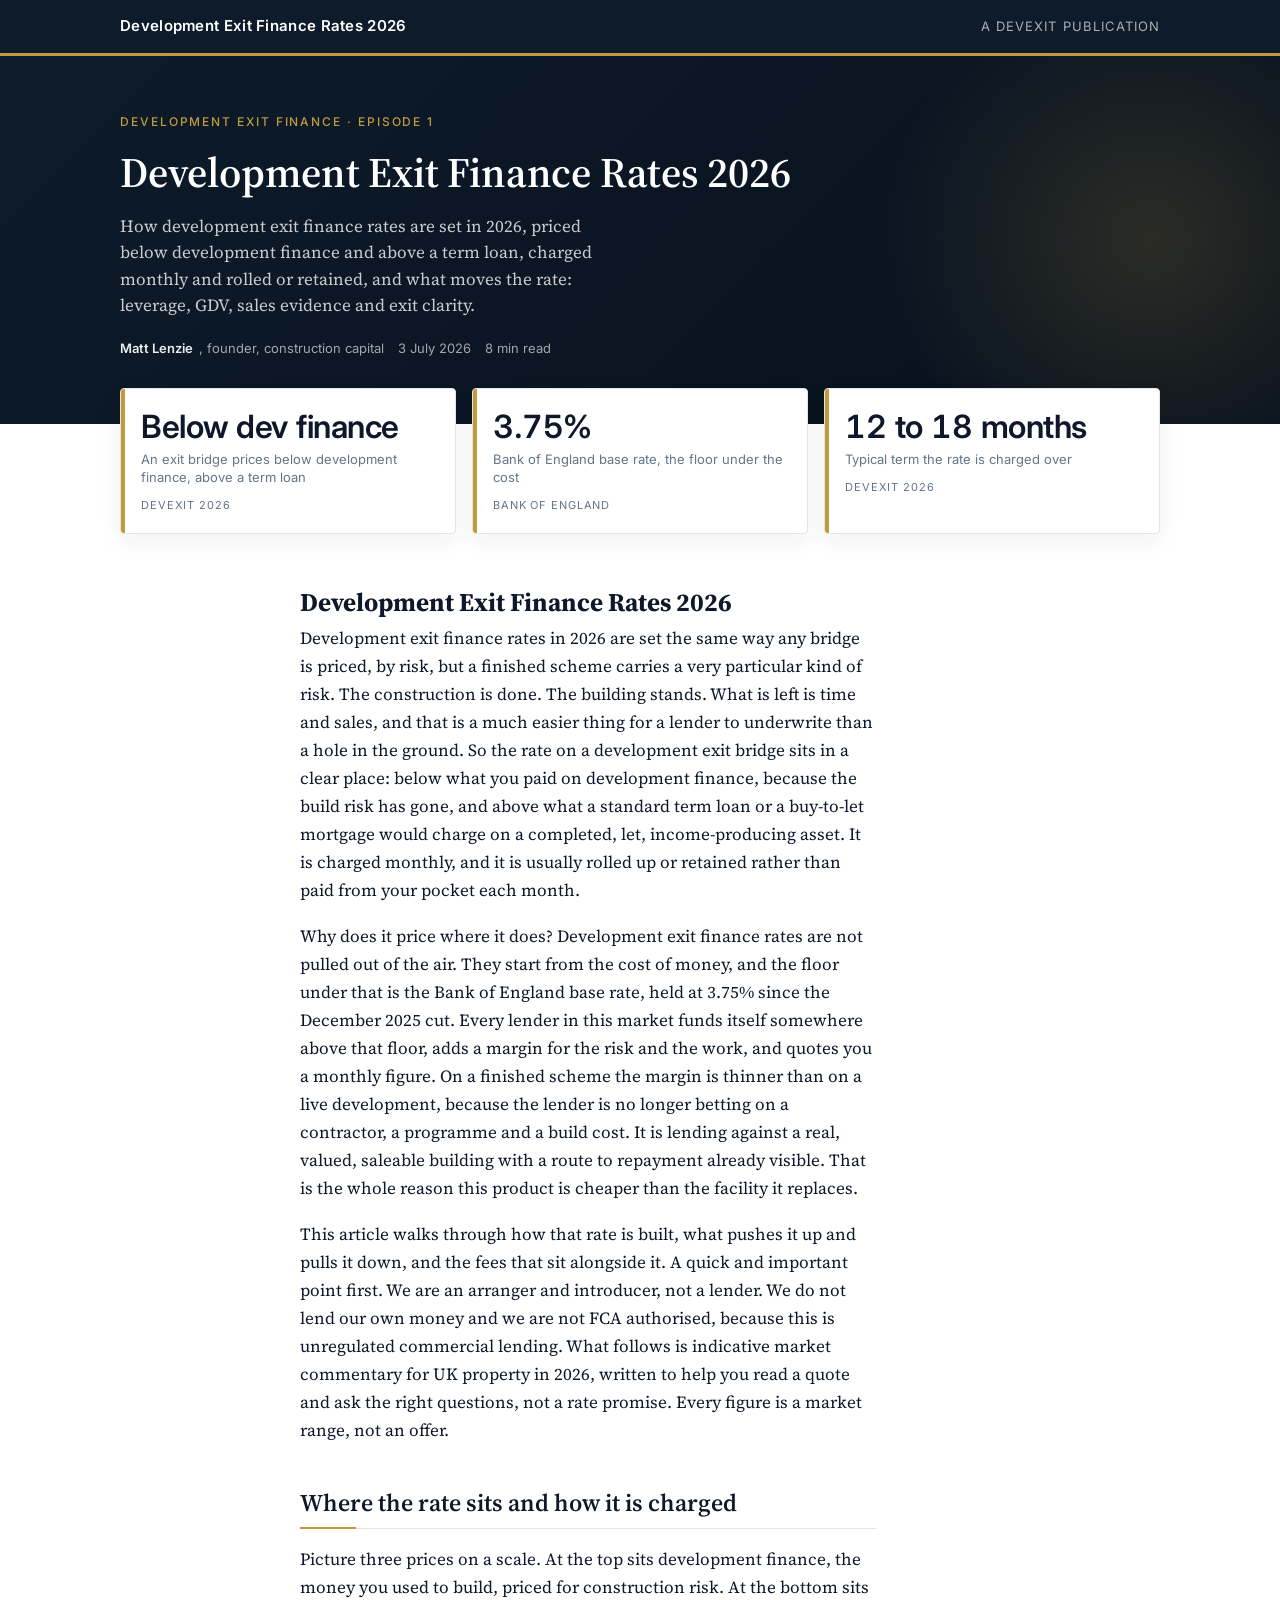
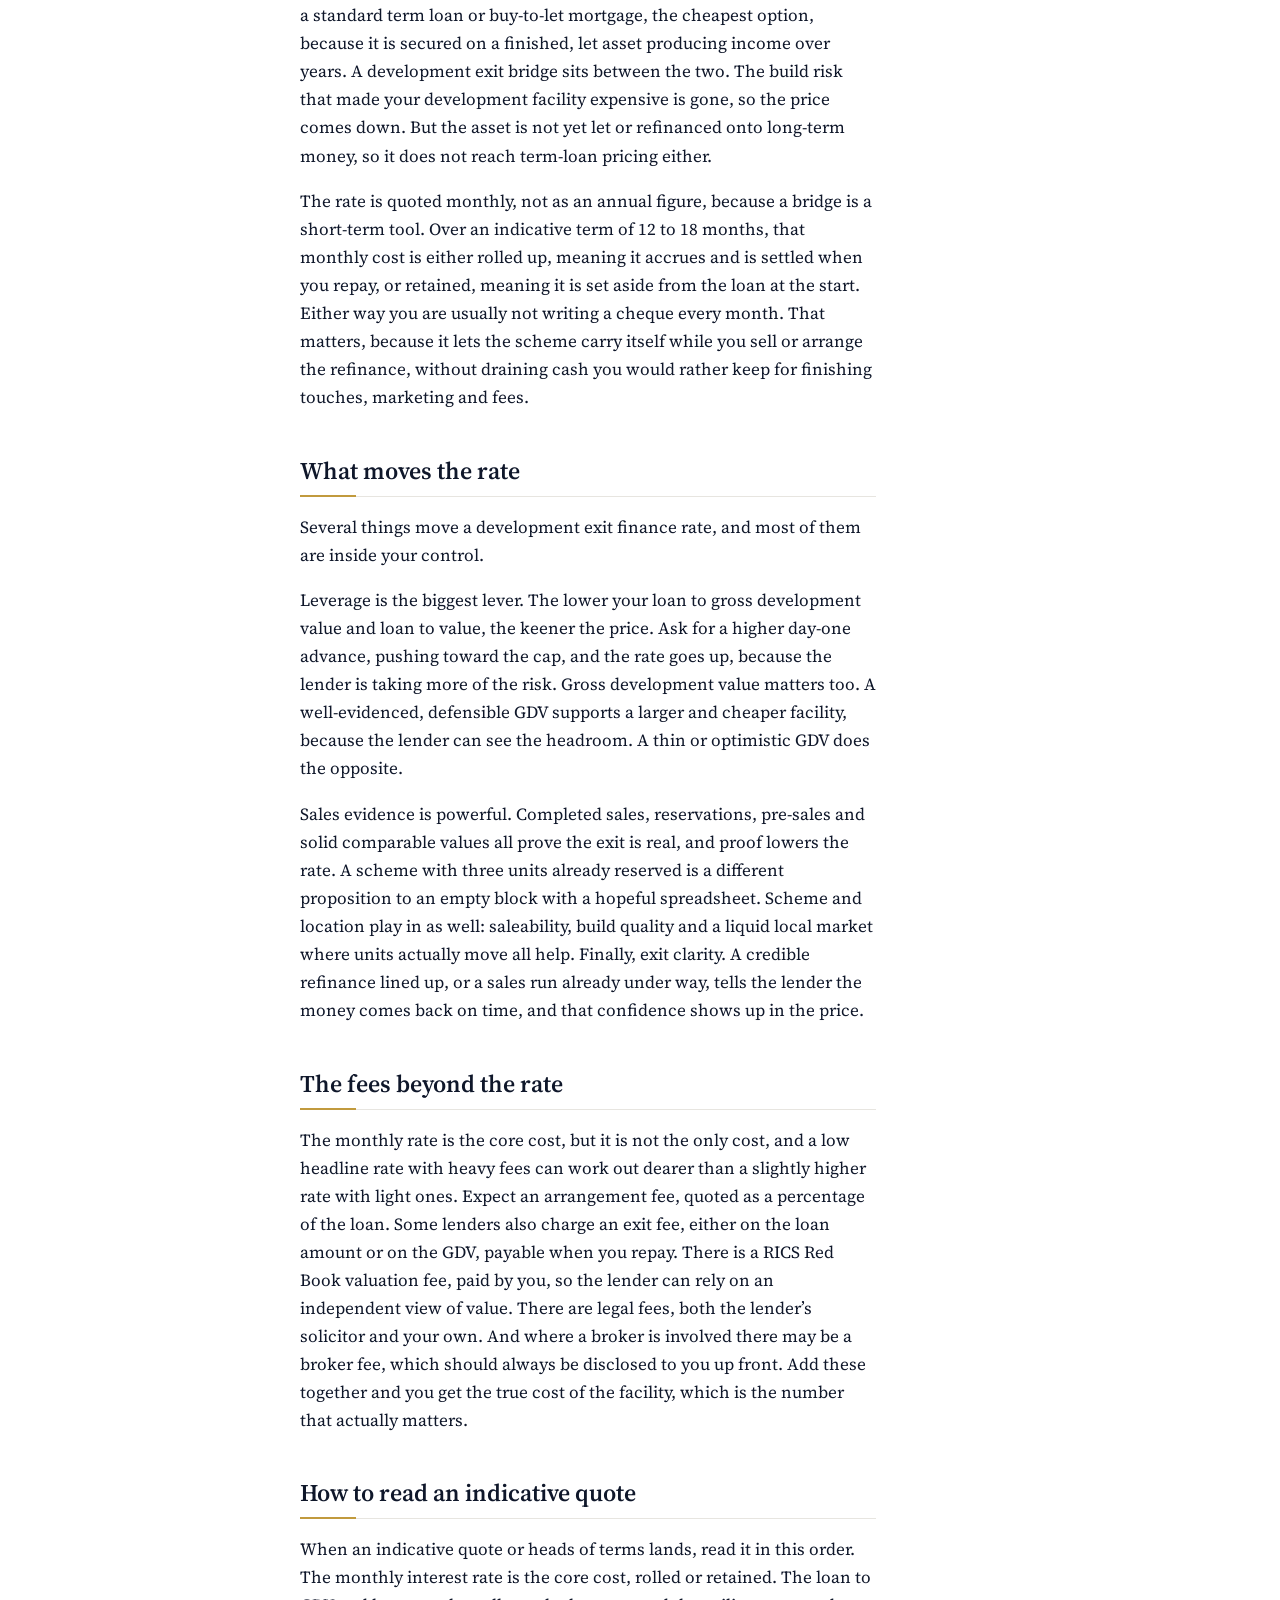
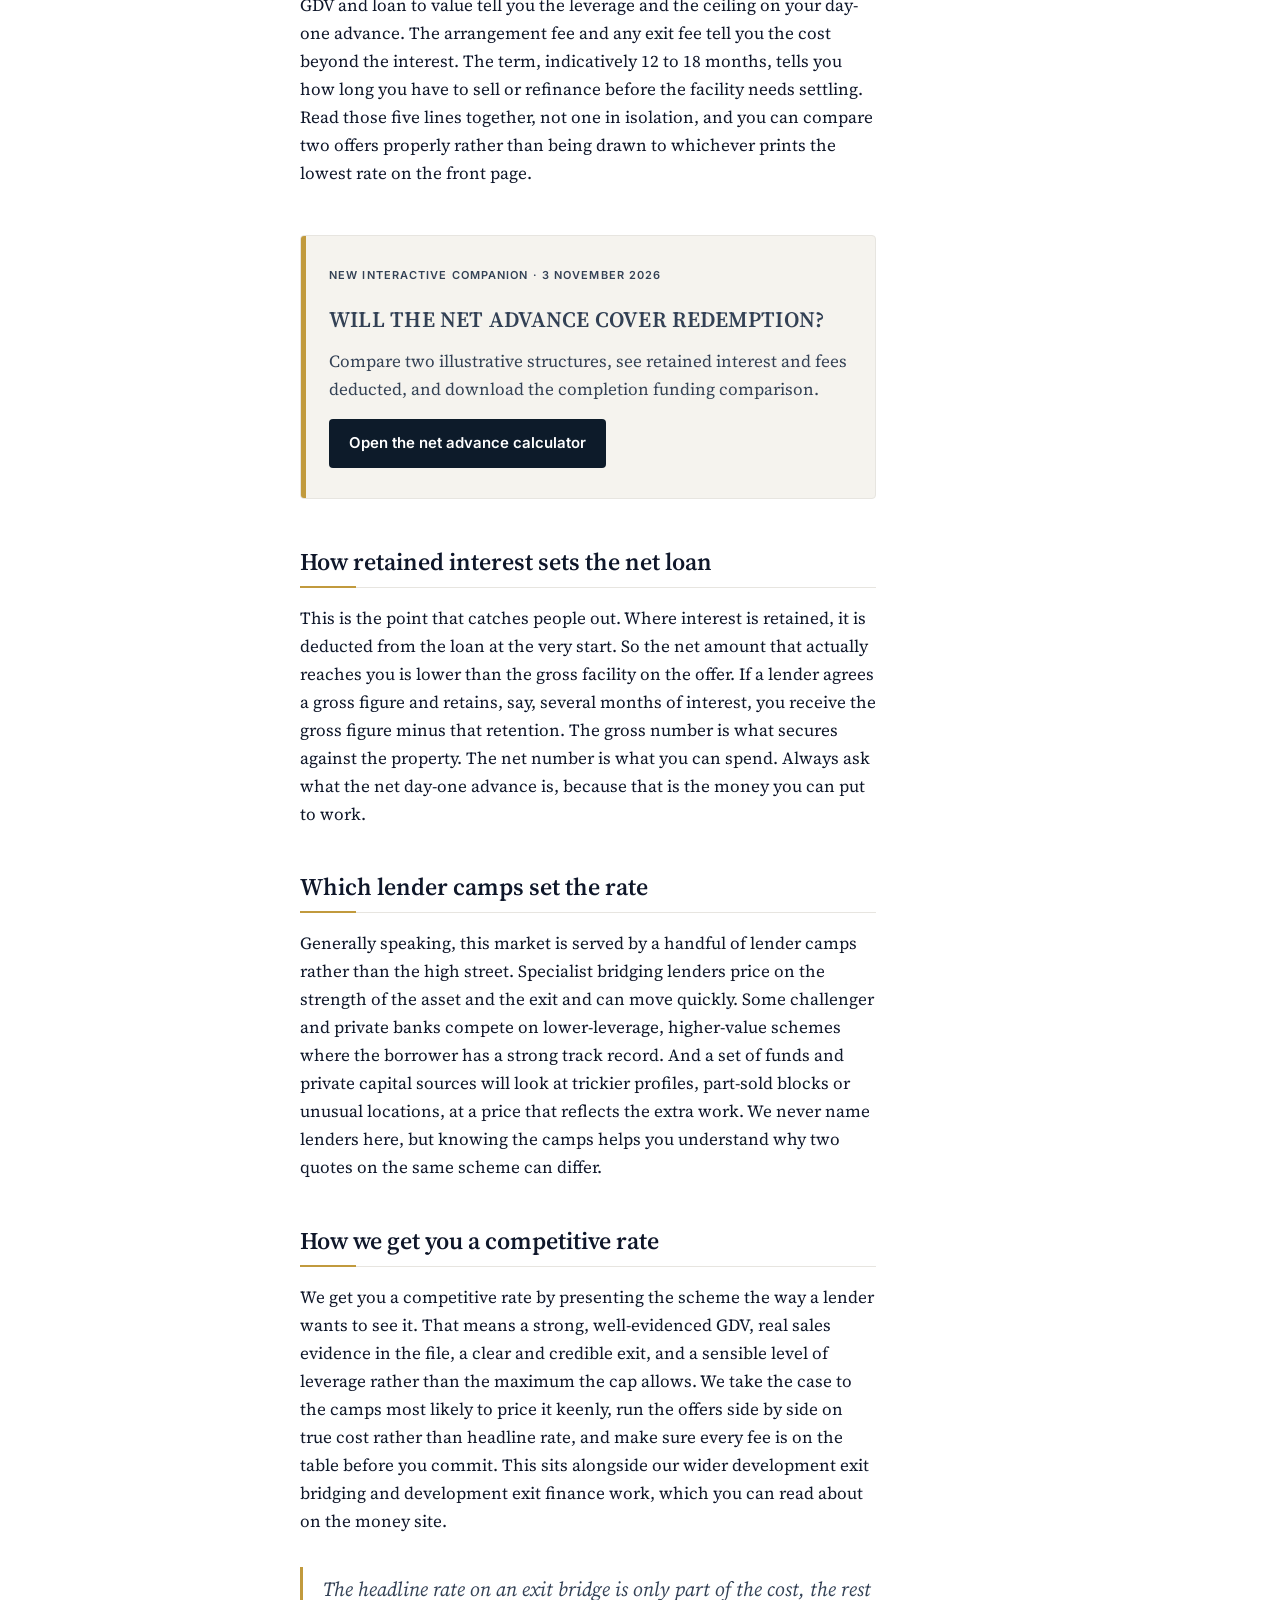
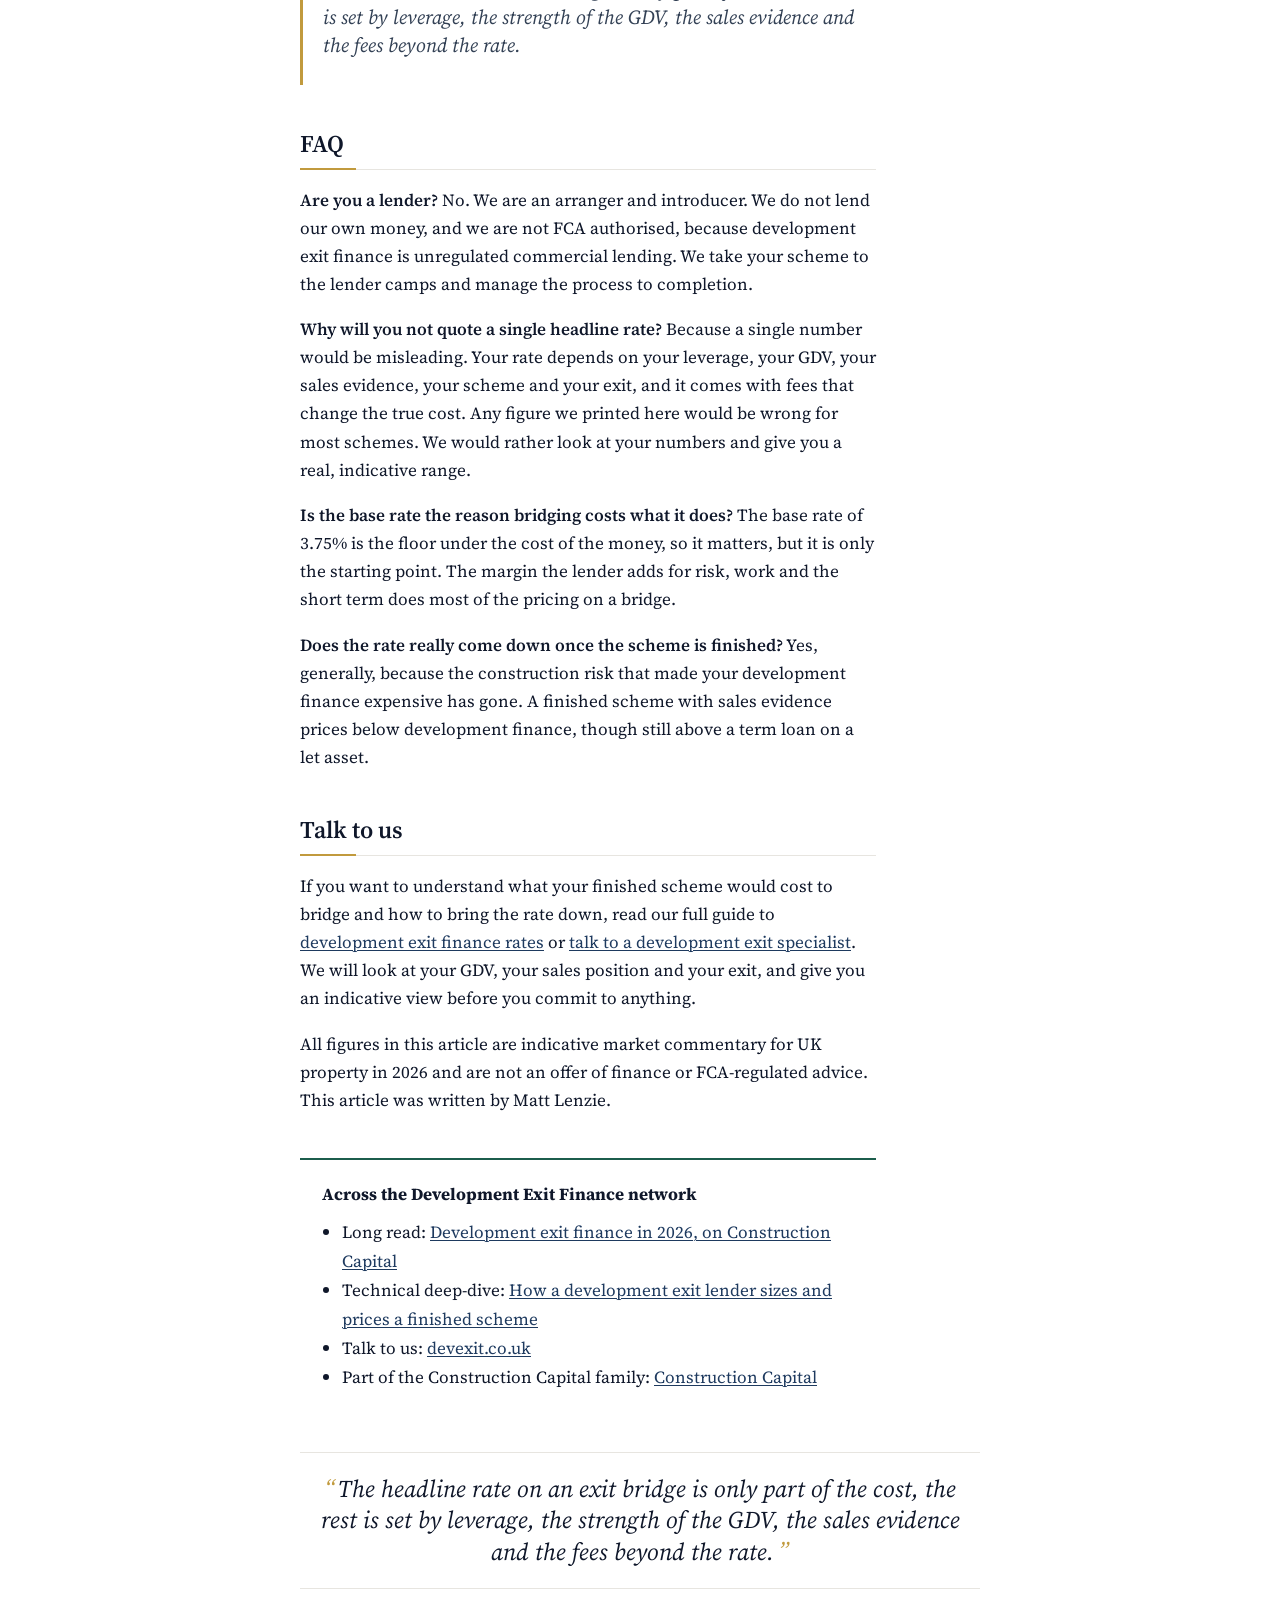
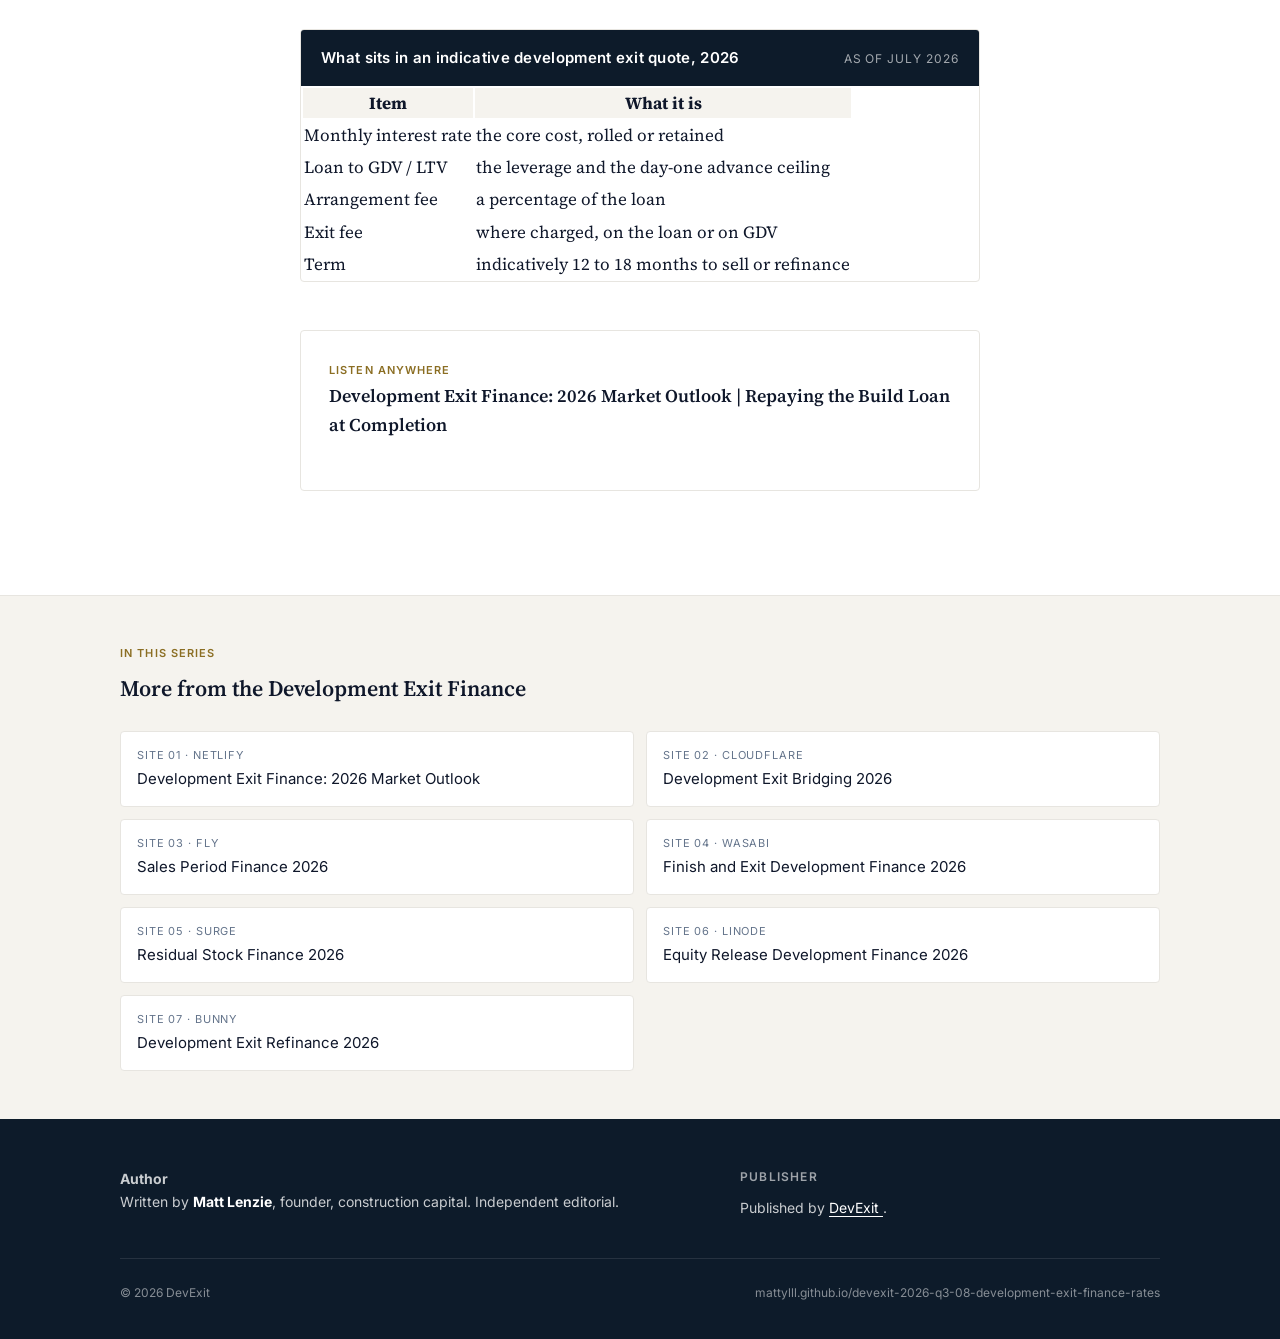
<file: index.html>
<!DOCTYPE html><html lang="en-GB"> <head><meta charset="utf-8"><meta name="viewport" content="width=device-width, initial-scale=1"><title>Development Exit Finance Rates 2026</title><meta name="description" content="How development exit finance rates are set in 2026, priced below development finance and above a term loan, charged monthly and rolled or retained, and what moves the rate: leverage, GDV, sales evidence and exit clarity."><link rel="canonical" href="https://mattylll.github.io/devexit-2026-q3-08-development-exit-finance-rates/"><meta property="og:type" content="article"><meta property="og:title" content="Development Exit Finance Rates 2026"><meta property="og:description" content="How development exit finance rates are set in 2026, priced below development finance and above a term loan, charged monthly and rolled or retained, and what moves the rate: leverage, GDV, sales evidence and exit clarity."><meta property="og:url" content="https://mattylll.github.io/devexit-2026-q3-08-development-exit-finance-rates/"><meta name="twitter:card" content="summary_large_image"><link rel="preconnect" href="https://fonts.googleapis.com" crossorigin><link rel="preconnect" href="https://fonts.gstatic.com" crossorigin><link rel="stylesheet" href="https://fonts.googleapis.com/css2?family=Inter:wght@400;500;600&family=Source+Serif+Pro:ital,wght@0,400;0,600;1,400&display=swap"><script type="application/ld+json">{"@context":"https://schema.org","@type":"Organization","@id":"https://mattylll.github.io/devexit-2026-q3-08-development-exit-finance-rates/#organization","name":"DevExit","url":"https://mattylll.github.io/devexit-2026-q3-08-development-exit-finance-rates","sameAs":["https://www.constructioncapital.co.uk","https://devexit.transistor.fm/","https://www.linkedin.com/company/construction-capital"]}</script><script type="application/ld+json">{"@context":"https://schema.org","@type":"WebSite","@id":"https://mattylll.github.io/devexit-2026-q3-08-development-exit-finance-rates/#website","url":"https://mattylll.github.io/devexit-2026-q3-08-development-exit-finance-rates","name":"Development Exit Finance Rates 2026","description":"How development exit finance rates are set in 2026, priced below development finance and above a term loan, charged monthly and rolled or retained, and what moves the rate: leverage, GDV, sales evidence and exit clarity.","publisher":{"@id":"https://mattylll.github.io/devexit-2026-q3-08-development-exit-finance-rates/#organization"},"inLanguage":"en-GB"}</script><script type="application/ld+json">{"@context":"https://schema.org","@type":"Article","headline":"Development Exit Finance Rates 2026","description":"How development exit finance rates are set in 2026, priced below development finance and above a term loan, charged monthly and rolled or retained, and what moves the rate: leverage, GDV, sales evidence and exit clarity.","datePublished":"2026-07-03","dateModified":"2026-07-03","author":{"@type":"Person","name":"Matt Lenzie"},"publisher":{"@id":"https://mattylll.github.io/devexit-2026-q3-08-development-exit-finance-rates/#organization"},"mainEntityOfPage":{"@type":"WebPage","@id":"https://mattylll.github.io/devexit-2026-q3-08-development-exit-finance-rates/"}}</script><style>*,*:before,*:after{box-sizing:border-box}*{margin:0}html,body{height:100%}body{-webkit-font-smoothing:antialiased;text-rendering:optimizeLegibility}img,picture,video,canvas,svg{display:block;max-width:100%}input,button,textarea,select{font:inherit;color:inherit}p,h1,h2,h3,h4,h5,h6{overflow-wrap:break-word}#root,#__next{isolation:isolate}:root{--ccs-measure: 68ch;--ccs-gap: 1.25rem;--ccs-gap-lg: 2.5rem;--ccs-radius: 6px;--ccs-stack: 1.5em;--ccs-focus: 2px solid currentColor}:root{--bg: #ffffff;--bg-soft: #f5f3ee;--bg-deep: #0d1b2a;--bg-deeper: #08111d;--ink: #0f172a;--ink-soft: #334155;--muted: #64748b;--line: #e7e5e0;--line-strong: #cbd5e1;--accent: #c19a3d;--accent-soft: #e7d6a3;--accent-deep: #8b6e23;--link: #1e3a5f;--positive: #166534;--negative: #991b1b;--serif: "Source Serif Pro", "Charter", Georgia, "Times New Roman", serif;--sans: "Inter", -apple-system, BlinkMacSystemFont, "Segoe UI", Roboto, "Helvetica Neue", Arial, sans-serif;--measure: 64ch;--gap: 1.5rem;--gap-lg: 2.75rem;--radius: 4px}html{background:var(--bg)}body{font-family:var(--serif);color:var(--ink);line-height:1.65;font-size:1.0625rem;background:var(--bg)}a{color:var(--link);text-decoration:underline;text-underline-offset:2px;text-decoration-thickness:1px}a:hover{background:var(--accent-soft);text-decoration:none}.wrap{max-width:720px;margin:0 auto;padding:0 1.25rem}.wrap--wide{max-width:1080px}.site-header{background:var(--bg-deep);color:#fff;padding:.875rem 0;border-bottom:3px solid var(--accent)}.site-header .wrap{display:flex;justify-content:space-between;align-items:center;gap:1rem}.site-header a{color:#fff;text-decoration:none}.site-header a:hover{background:transparent;color:var(--accent-soft)}.wordmark{font-family:var(--sans);font-weight:600;font-size:.9375rem;letter-spacing:.02em}.site-header__publisher{font-family:var(--sans);font-size:.8125rem;color:#ffffffa6;text-transform:uppercase;letter-spacing:.08em}.hero{background:linear-gradient(135deg,var(--bg-deep) 0%,var(--bg-deeper) 100%);color:#fff;padding:3.5rem 0 4rem;position:relative;overflow:hidden}.hero:before{content:"";position:absolute;inset:auto -10% -50% 60%;width:60%;height:200%;background:radial-gradient(closest-side,rgba(193,154,61,.18),transparent 70%);pointer-events:none}.hero__inner{display:grid;grid-template-columns:1fr;gap:2rem;align-items:center;position:relative;z-index:1}@media(min-width:760px){.hero__inner:has(.hero__art){grid-template-columns:140px 1fr;gap:2.5rem}}.hero__art{width:100%;aspect-ratio:1 / 1;max-width:140px;border-radius:var(--radius);overflow:hidden;box-shadow:0 14px 36px #00000073;background:#1a2940}.hero__art img{width:100%;height:100%;object-fit:cover;display:block}.hero__copy{display:flex;flex-direction:column;gap:1rem}.hero__kicker{font-family:var(--sans);font-weight:500;font-size:.75rem;letter-spacing:.16em;text-transform:uppercase;color:var(--accent);margin:0}.hero__title{font-family:var(--serif);font-weight:600;font-size:clamp(1.85rem,2.4vw + 1.1rem,2.625rem);line-height:1.18;letter-spacing:-.005em;margin:0;color:#fff}.hero__deck{font-size:1.0625rem;line-height:1.55;color:#ffffffc7;margin:0;max-width:56ch}.hero__byline{font-family:var(--sans);font-size:.8125rem;color:#ffffff9e;display:flex;flex-wrap:wrap;gap:.875rem;margin:.25rem 0 0}.hero__byline strong{color:#ffffffeb;font-weight:600}.hero__byline>*{display:inline-flex;align-items:center;gap:.4rem}.stat-grid{margin:-2.25rem 0 0;display:grid;grid-template-columns:1fr;gap:1rem;position:relative;z-index:2}@media(min-width:640px){.stat-grid{grid-template-columns:repeat(3,1fr)}}.stat-card{background:#fff;border:1px solid var(--line);border-radius:var(--radius);padding:1.25rem 1.25rem 1.125rem;box-shadow:0 8px 24px #0d1b2a0f;position:relative;overflow:hidden}.stat-card:before{content:"";position:absolute;inset:0 auto 0 0;width:4px;background:var(--accent)}.stat-card__value{display:block;font-family:var(--sans);font-size:2rem;font-weight:600;letter-spacing:-.015em;color:var(--ink);line-height:1.1;margin:0 0 .375rem;font-variant-numeric:tabular-nums}.stat-card__value--positive{color:var(--positive)}.stat-card__value--negative{color:var(--negative)}.stat-card__label{font-family:var(--sans);font-size:.8125rem;color:var(--muted);margin:0;line-height:1.4}.stat-card__source{font-family:var(--sans);font-size:.6875rem;color:var(--muted);text-transform:uppercase;letter-spacing:.08em;margin:.625rem 0 0}.article{padding:3rem 0 4.5rem}.article__body{max-width:var(--measure)}.article__body>p:first-child:first-letter{font-family:var(--serif);font-size:3.4em;font-weight:600;line-height:.85;float:left;margin:.05em .08em -.05em 0;color:var(--accent-deep)}.article__body p{margin:0 0 1.1rem}.article__body h2{font-family:var(--serif);font-size:1.5rem;line-height:1.25;font-weight:600;margin:2.75rem 0 1rem;padding:0 0 .625rem;border-bottom:1px solid var(--line);position:relative}.article__body h2:after{content:"";position:absolute;bottom:-1px;left:0;width:56px;height:2px;background:var(--accent)}.article__body h3{font-family:var(--sans);font-size:1rem;font-weight:600;letter-spacing:.01em;text-transform:uppercase;color:var(--ink-soft);margin:2rem 0 .625rem}.article__body strong{font-weight:600}.article__body em{font-style:italic}.article__body blockquote{border-left:3px solid var(--accent);margin:2rem 0;padding:.5rem 0 .5rem 1.25rem;font-family:var(--serif);font-size:1.25rem;line-height:1.4;color:var(--ink-soft);font-style:italic}.article__body table{width:100%;border-collapse:collapse;margin:1.5rem 0;font-family:var(--sans);font-size:.9375rem}.article__body th,.article__body td{text-align:left;padding:.625rem .875rem;border-bottom:1px solid var(--line)}.article__body th{font-weight:600;font-size:.75rem;text-transform:uppercase;letter-spacing:.06em;color:var(--muted);background:var(--bg-soft);border-bottom:1px solid var(--line-strong)}.article__body tr:hover td{background:var(--bg-soft)}.pricing{margin:2.5rem 0;border:1px solid var(--line);border-radius:var(--radius);overflow:hidden}.pricing__head{background:var(--bg-deep);color:#fff;padding:1rem 1.25rem;display:flex;justify-content:space-between;align-items:baseline;gap:1rem;flex-wrap:wrap}.pricing__head h3{font-family:var(--sans);font-size:.9375rem;font-weight:600;letter-spacing:.02em;margin:0;color:#fff;text-transform:none}.pricing__head span{font-family:var(--sans);font-size:.75rem;color:#ffffff9e;text-transform:uppercase;letter-spacing:.08em}.pricing table{margin:0}.pricing th{background:var(--bg-soft)}.pull-quote{margin:2.5rem auto;max-width:var(--measure);font-family:var(--serif);font-size:1.5rem;line-height:1.32;color:var(--ink);font-style:italic;text-align:center;padding:1.25rem 1rem;border-top:1px solid var(--line);border-bottom:1px solid var(--line)}.pull-quote:before{content:"“";color:var(--accent);margin-right:.15em}.pull-quote:after{content:"”";color:var(--accent);margin-left:.15em}.cta{margin:3rem 0;padding:1.875rem 1.75rem;border-radius:var(--radius);background:var(--bg-soft);border:1px solid var(--line);position:relative;overflow:hidden}.cta:before{content:"";position:absolute;inset:0;width:5px;background:var(--accent)}.cta__kicker{font-family:var(--sans);font-size:.6875rem;font-weight:600;text-transform:uppercase;letter-spacing:.1em;color:var(--accent-deep);margin:0 0 .5rem}.cta h3{font-family:var(--serif);font-size:1.375rem;font-weight:600;margin:0 0 .625rem}.cta p{margin:0 0 1rem;color:var(--ink-soft)}.cta__btn{display:inline-flex;align-items:center;gap:.5rem;background:var(--bg-deep);color:#fff;font-family:var(--sans);font-size:.9375rem;font-weight:600;padding:.75rem 1.25rem;border-radius:var(--radius);text-decoration:none;transition:background .15s}.cta__btn:hover{background:var(--accent-deep);color:#fff}.listen{margin:3rem 0 2rem;padding:1.875rem 1.75rem;border:1px solid var(--line);border-radius:var(--radius);background:#fff}.listen__top{display:flex;gap:1rem;align-items:center;margin:0 0 1.25rem}.listen__art{width:64px;height:64px;border-radius:var(--radius);overflow:hidden;flex-shrink:0}.listen__art img{width:100%;height:100%;object-fit:cover;display:block}.listen__kicker{font-family:var(--sans);font-size:.6875rem;font-weight:600;text-transform:uppercase;letter-spacing:.1em;color:var(--accent-deep);margin:0}.listen h3{font-family:var(--serif);font-size:1.125rem;font-weight:600;margin:.125rem 0 0}.listen__platforms{list-style:none;padding:0;margin:0;display:grid;grid-template-columns:repeat(auto-fill,minmax(140px,1fr));gap:.625rem}.listen__platforms a{display:block;padding:.625rem .875rem;border:1px solid var(--line);border-radius:var(--radius);font-family:var(--sans);font-size:.8125rem;font-weight:500;color:var(--ink);text-decoration:none;background:#fff;transition:all .15s;display:flex;align-items:center;gap:.5rem}.listen__platforms a:hover{border-color:var(--accent);background:var(--bg-soft)}.listen__platforms a span{font-size:.6875rem;color:var(--muted);text-transform:uppercase;letter-spacing:.06em}.listen__platforms a strong{display:block;font-weight:600}.cluster{background:var(--bg-soft);padding:3rem 0;border-top:1px solid var(--line)}.cluster__kicker{font-family:var(--sans);font-size:.6875rem;font-weight:600;text-transform:uppercase;letter-spacing:.1em;color:var(--accent-deep);margin:0 0 .5rem}.cluster h3{font-family:var(--serif);font-size:1.375rem;margin:0 0 1.5rem;font-weight:600}.cluster__grid{display:grid;grid-template-columns:1fr;gap:.75rem}@media(min-width:640px){.cluster__grid{grid-template-columns:1fr 1fr}}.cluster__item{display:block;padding:.875rem 1rem;background:#fff;border:1px solid var(--line);border-radius:var(--radius);font-family:var(--sans);font-size:.9375rem;color:var(--ink);text-decoration:none;transition:all .15s}.cluster__item:hover{border-color:var(--accent);background:var(--bg-soft)}.cluster__item span{display:block;font-size:.6875rem;color:var(--muted);text-transform:uppercase;letter-spacing:.08em;margin:0 0 .2rem}.site-footer{background:var(--bg-deep);color:#ffffffc7;padding:3rem 0 2.25rem;font-family:var(--sans);font-size:.875rem}.site-footer a{color:#fff;text-decoration:underline;text-underline-offset:3px}.site-footer a:hover{background:transparent;color:var(--accent-soft)}.site-footer__top{display:grid;grid-template-columns:1fr;gap:2rem;padding:0 0 2rem;border-bottom:1px solid rgba(255,255,255,.1)}@media(min-width:720px){.site-footer__top{grid-template-columns:1.4fr 1fr}}.site-footer__byline strong{color:#fff}.site-footer__publisher h4{font-family:var(--sans);font-size:.75rem;color:#fff9;text-transform:uppercase;letter-spacing:.1em;margin:0 0 .625rem;font-weight:600}.site-footer__publisher p{margin:0 0 .5rem;line-height:1.55}.site-footer__meta{padding:1.5rem 0 0;font-size:.75rem;color:#ffffff80;display:flex;justify-content:space-between;flex-wrap:wrap;gap:.75rem}
</style></head> <body> <header class="site-header"> <div class="wrap wrap--wide"> <a class="wordmark" href="/">Development Exit Finance Rates 2026</a> <span class="site-header__publisher">
A DevExit publication
</span> </div> </header>  <section class="hero"> <div class="wrap wrap--wide"> <div class="hero__inner">  <div class="hero__copy"> <p class="hero__kicker"> Development Exit Finance · Episode 1 </p> <h1 class="hero__title">Development Exit Finance Rates 2026</h1> <p class="hero__deck">How development exit finance rates are set in 2026, priced below development finance and above a term loan, charged monthly and rolled or retained, and what moves the rate: leverage, GDV, sales evidence and exit clarity.</p> <p class="hero__byline"> <span><strong>Matt Lenzie</strong>, founder, construction capital</span> <span>3 July 2026</span> <span>8 min read</span> </p> </div> </div> </div> </section> <div class="wrap wrap--wide"> <div class="stat-grid"> <div class="stat-card"> <span class="stat-card__value"> Below dev finance </span> <p class="stat-card__label">An exit bridge prices below development finance, above a term loan</p> <p class="stat-card__source">DevExit 2026</p> </div><div class="stat-card"> <span class="stat-card__value"> 3.75% </span> <p class="stat-card__label">Bank of England base rate, the floor under the cost</p> <p class="stat-card__source">Bank of England</p> </div><div class="stat-card"> <span class="stat-card__value"> 12 to 18 months </span> <p class="stat-card__label">Typical term the rate is charged over</p> <p class="stat-card__source">DevExit 2026</p> </div> </div> </div><article class="article"> <div class="wrap"> <div class="article__body"> <h1 id="development-exit-finance-rates-2026">Development Exit Finance Rates 2026</h1>
<p>Development exit finance rates in 2026 are set the same way any bridge is priced, by risk, but a finished scheme carries a very particular kind of risk. The construction is done. The building stands. What is left is time and sales, and that is a much easier thing for a lender to underwrite than a hole in the ground. So the rate on a development exit bridge sits in a clear place: below what you paid on development finance, because the build risk has gone, and above what a standard term loan or a buy-to-let mortgage would charge on a completed, let, income-producing asset. It is charged monthly, and it is usually rolled up or retained rather than paid from your pocket each month.</p>
<p>Why does it price where it does? Development exit finance rates are not pulled out of the air. They start from the cost of money, and the floor under that is the Bank of England base rate, held at 3.75% since the December 2025 cut. Every lender in this market funds itself somewhere above that floor, adds a margin for the risk and the work, and quotes you a monthly figure. On a finished scheme the margin is thinner than on a live development, because the lender is no longer betting on a contractor, a programme and a build cost. It is lending against a real, valued, saleable building with a route to repayment already visible. That is the whole reason this product is cheaper than the facility it replaces.</p>
<p>This article walks through how that rate is built, what pushes it up and pulls it down, and the fees that sit alongside it. A quick and important point first. We are an arranger and introducer, not a lender. We do not lend our own money and we are not FCA authorised, because this is unregulated commercial lending. What follows is indicative market commentary for UK property in 2026, written to help you read a quote and ask the right questions, not a rate promise. Every figure is a market range, not an offer.</p>
<!-- YT-EMBED-PLACEHOLDER -->
<!-- TRANSISTOR-EMBED-PLACEHOLDER -->
<h2 id="where-the-rate-sits-and-how-it-is-charged">Where the rate sits and how it is charged</h2>
<p>Picture three prices on a scale. At the top sits development finance, the money you used to build, priced for construction risk. At the bottom sits a standard term loan or buy-to-let mortgage, the cheapest option, because it is secured on a finished, let asset producing income over years. A development exit bridge sits between the two. The build risk that made your development facility expensive is gone, so the price comes down. But the asset is not yet let or refinanced onto long-term money, so it does not reach term-loan pricing either.</p>
<p>The rate is quoted monthly, not as an annual figure, because a bridge is a short-term tool. Over an indicative term of 12 to 18 months, that monthly cost is either rolled up, meaning it accrues and is settled when you repay, or retained, meaning it is set aside from the loan at the start. Either way you are usually not writing a cheque every month. That matters, because it lets the scheme carry itself while you sell or arrange the refinance, without draining cash you would rather keep for finishing touches, marketing and fees.</p>
<h2 id="what-moves-the-rate">What moves the rate</h2>
<p>Several things move a development exit finance rate, and most of them are inside your control.</p>
<p>Leverage is the biggest lever. The lower your loan to gross development value and loan to value, the keener the price. Ask for a higher day-one advance, pushing toward the cap, and the rate goes up, because the lender is taking more of the risk. Gross development value matters too. A well-evidenced, defensible GDV supports a larger and cheaper facility, because the lender can see the headroom. A thin or optimistic GDV does the opposite.</p>
<p>Sales evidence is powerful. Completed sales, reservations, pre-sales and solid comparable values all prove the exit is real, and proof lowers the rate. A scheme with three units already reserved is a different proposition to an empty block with a hopeful spreadsheet. Scheme and location play in as well: saleability, build quality and a liquid local market where units actually move all help. Finally, exit clarity. A credible refinance lined up, or a sales run already under way, tells the lender the money comes back on time, and that confidence shows up in the price.</p>
<h2 id="the-fees-beyond-the-rate">The fees beyond the rate</h2>
<p>The monthly rate is the core cost, but it is not the only cost, and a low headline rate with heavy fees can work out dearer than a slightly higher rate with light ones. Expect an arrangement fee, quoted as a percentage of the loan. Some lenders also charge an exit fee, either on the loan amount or on the GDV, payable when you repay. There is a RICS Red Book valuation fee, paid by you, so the lender can rely on an independent view of value. There are legal fees, both the lender’s solicitor and your own. And where a broker is involved there may be a broker fee, which should always be disclosed to you up front. Add these together and you get the true cost of the facility, which is the number that actually matters.</p>
<h2 id="how-to-read-an-indicative-quote">How to read an indicative quote</h2>
<p>When an indicative quote or heads of terms lands, read it in this order. The monthly interest rate is the core cost, rolled or retained. The loan to GDV and loan to value tell you the leverage and the ceiling on your day-one advance. The arrangement fee and any exit fee tell you the cost beyond the interest. The term, indicatively 12 to 18 months, tells you how long you have to sell or refinance before the facility needs settling. Read those five lines together, not one in isolation, and you can compare two offers properly rather than being drawn to whichever prints the lowest rate on the front page.</p>
<aside class="cta"><p class="cta__kicker">New interactive companion · 3 November 2026</p><h3>Will the net advance cover redemption?</h3><p>Compare two illustrative structures, see retained interest and fees deducted, and download the completion funding comparison.</p><a class="cta__btn" href="net-advance/">Open the net advance calculator</a></aside><h2 id="how-retained-interest-sets-the-net-loan">How retained interest sets the net loan</h2>
<p>This is the point that catches people out. Where interest is retained, it is deducted from the loan at the very start. So the net amount that actually reaches you is lower than the gross facility on the offer. If a lender agrees a gross figure and retains, say, several months of interest, you receive the gross figure minus that retention. The gross number is what secures against the property. The net number is what you can spend. Always ask what the net day-one advance is, because that is the money you can put to work.</p>
<h2 id="which-lender-camps-set-the-rate">Which lender camps set the rate</h2>
<p>Generally speaking, this market is served by a handful of lender camps rather than the high street. Specialist bridging lenders price on the strength of the asset and the exit and can move quickly. Some challenger and private banks compete on lower-leverage, higher-value schemes where the borrower has a strong track record. And a set of funds and private capital sources will look at trickier profiles, part-sold blocks or unusual locations, at a price that reflects the extra work. We never name lenders here, but knowing the camps helps you understand why two quotes on the same scheme can differ.</p>
<h2 id="how-we-get-you-a-competitive-rate">How we get you a competitive rate</h2>
<p>We get you a competitive rate by presenting the scheme the way a lender wants to see it. That means a strong, well-evidenced GDV, real sales evidence in the file, a clear and credible exit, and a sensible level of leverage rather than the maximum the cap allows. We take the case to the camps most likely to price it keenly, run the offers side by side on true cost rather than headline rate, and make sure every fee is on the table before you commit. This sits alongside our wider development exit bridging and development exit finance work, which you can read about on the money site.</p>
<blockquote>
<p>The headline rate on an exit bridge is only part of the cost, the rest is set by leverage, the strength of the GDV, the sales evidence and the fees beyond the rate.</p>
</blockquote>
<h2 id="faq">FAQ</h2>
<p><strong>Are you a lender?</strong>
No. We are an arranger and introducer. We do not lend our own money, and we are not FCA authorised, because development exit finance is unregulated commercial lending. We take your scheme to the lender camps and manage the process to completion.</p>
<p><strong>Why will you not quote a single headline rate?</strong>
Because a single number would be misleading. Your rate depends on your leverage, your GDV, your sales evidence, your scheme and your exit, and it comes with fees that change the true cost. Any figure we printed here would be wrong for most schemes. We would rather look at your numbers and give you a real, indicative range.</p>
<p><strong>Is the base rate the reason bridging costs what it does?</strong>
The base rate of 3.75% is the floor under the cost of the money, so it matters, but it is only the starting point. The margin the lender adds for risk, work and the short term does most of the pricing on a bridge.</p>
<p><strong>Does the rate really come down once the scheme is finished?</strong>
Yes, generally, because the construction risk that made your development finance expensive has gone. A finished scheme with sales evidence prices below development finance, though still above a term loan on a let asset.</p>
<h2 id="talk-to-us">Talk to us</h2>
<p>If you want to understand what your finished scheme would cost to bridge and how to bring the rate down, read our full guide to <a href="https://devexit.co.uk/guides/development-exit-finance-rates/">development exit finance rates</a> or <a href="https://devexit.co.uk/">talk to a development exit specialist</a>. We will look at your GDV, your sales position and your exit, and give you an indicative view before you commit to anything.</p>
<p>All figures in this article are indicative market commentary for UK property in 2026 and are not an offer of finance or FCA-regulated advice. This article was written by Matt Lenzie.</p>
<div class="network-resources" style="margin:44px 0 0;padding:20px 22px;border-top:2px solid #1c5d4c;"><p style="font-weight:700;margin:0 0 10px;">Across the Development Exit Finance network</p><ul style="margin:0;padding-left:20px;line-height:1.7;"><li>Long read: <a href="https://construction-capital.ghost.io/development-exit-finance-in-2026-how-to-get-off-your-build-loan-and-what-it-costs/" rel="noopener">Development exit finance in 2026, on Construction Capital</a></li><li>Technical deep-dive: <a href="https://propertyfinance.hashnode.dev/how-a-development-exit-lender-sizes-and-prices-a-finished-scheme-in-2026" rel="noopener">How a development exit lender sizes and prices a finished scheme</a></li><li>Talk to us: <a href="https://devexit.co.uk/" rel="noopener">devexit.co.uk</a></li><li>Part of the Construction Capital family: <a href="https://www.constructioncapital.co.uk/" rel="noopener">Construction Capital</a></li></ul></div> </div> <p class="pull-quote">The headline rate on an exit bridge is only part of the cost, the rest is set by leverage, the strength of the GDV, the sales evidence and the fees beyond the rate.</p> <section class="pricing"> <header class="pricing__head"> <h3>What sits in an indicative development exit quote, 2026</h3> <span>As of July 2026</span> </header> <table> <thead> <tr> <th>Item</th><th>What it is</th> </tr> </thead> <tbody> <tr> <td>Monthly interest rate</td><td>the core cost, rolled or retained</td> </tr><tr> <td>Loan to GDV / LTV</td><td>the leverage and the day-one advance ceiling</td> </tr><tr> <td>Arrangement fee</td><td>a percentage of the loan</td> </tr><tr> <td>Exit fee</td><td>where charged, on the loan or on GDV</td> </tr><tr> <td>Term</td><td>indicatively 12 to 18 months to sell or refinance</td> </tr> </tbody> </table> </section>  <section class="listen"> <div class="listen__top">  <div> <p class="listen__kicker">Listen anywhere</p> <h3>Development Exit Finance: 2026 Market Outlook | Repaying the Build Loan at Completion</h3> </div> </div> <ul class="listen__platforms">  </ul> </section> </div> </article> <section class="cluster"> <div class="wrap wrap--wide"> <p class="cluster__kicker">In this series</p> <h3>More from the Development Exit Finance</h3> <div class="cluster__grid"> <a class="cluster__item" href="https://devexit-2026-q3-01-development-exit-finance-market.netlify.app" rel="noopener"> <span>Site 01 · netlify</span> Development Exit Finance: 2026 Market Outlook </a><a class="cluster__item" href="https://devexit-2026-q3-02-development-exit-bridging.pages.dev" rel="noopener"> <span>Site 02 · cloudflare</span> Development Exit Bridging 2026 </a><a class="cluster__item" href="https://devexit-2026-q3-03-sales-period-finance.fly.dev" rel="noopener"> <span>Site 03 · fly</span> Sales Period Finance 2026 </a><a class="cluster__item" href="https://s3.eu-west-1.wasabisys.com/devexit-2026-q3-04-finish-exit-development-finance/index.html" rel="noopener"> <span>Site 04 · wasabi</span> Finish and Exit Development Finance 2026 </a><a class="cluster__item" href="https://devexit-2026-q3-05-residual-stock-finance.surge.sh" rel="noopener"> <span>Site 05 · surge</span> Residual Stock Finance 2026 </a><a class="cluster__item" href="https://gb-lon-1.linodeobjects.com/devexit-2026-q3-06-equity-release-development-finance/index.html" rel="noopener"> <span>Site 06 · linode</span> Equity Release Development Finance 2026 </a><a class="cluster__item" href="https://constructioncapital.b-cdn.net/devexit-2026-q3-07-development-exit-refinance/" rel="noopener"> <span>Site 07 · bunny</span> Development Exit Refinance 2026 </a> </div> </div> </section> <footer class="site-footer"> <div class="wrap wrap--wide"> <div class="site-footer__top"> <div class="site-footer__byline"> <h4>Author</h4> <p>
Written by <strong>Matt Lenzie</strong>, founder, construction capital. Independent editorial.
</p> </div> <div class="site-footer__publisher"> <h4>Publisher</h4> <p>
Published by  <a href="https://devexit.co.uk" rel="noopener"> DevExit </a>. </p>  </div> </div> <div class="site-footer__meta"> <span>© 2026 DevExit</span> <span>mattylll.github.io/devexit-2026-q3-08-development-exit-finance-rates</span> </div> </div> </footer> </body></html>
</file>
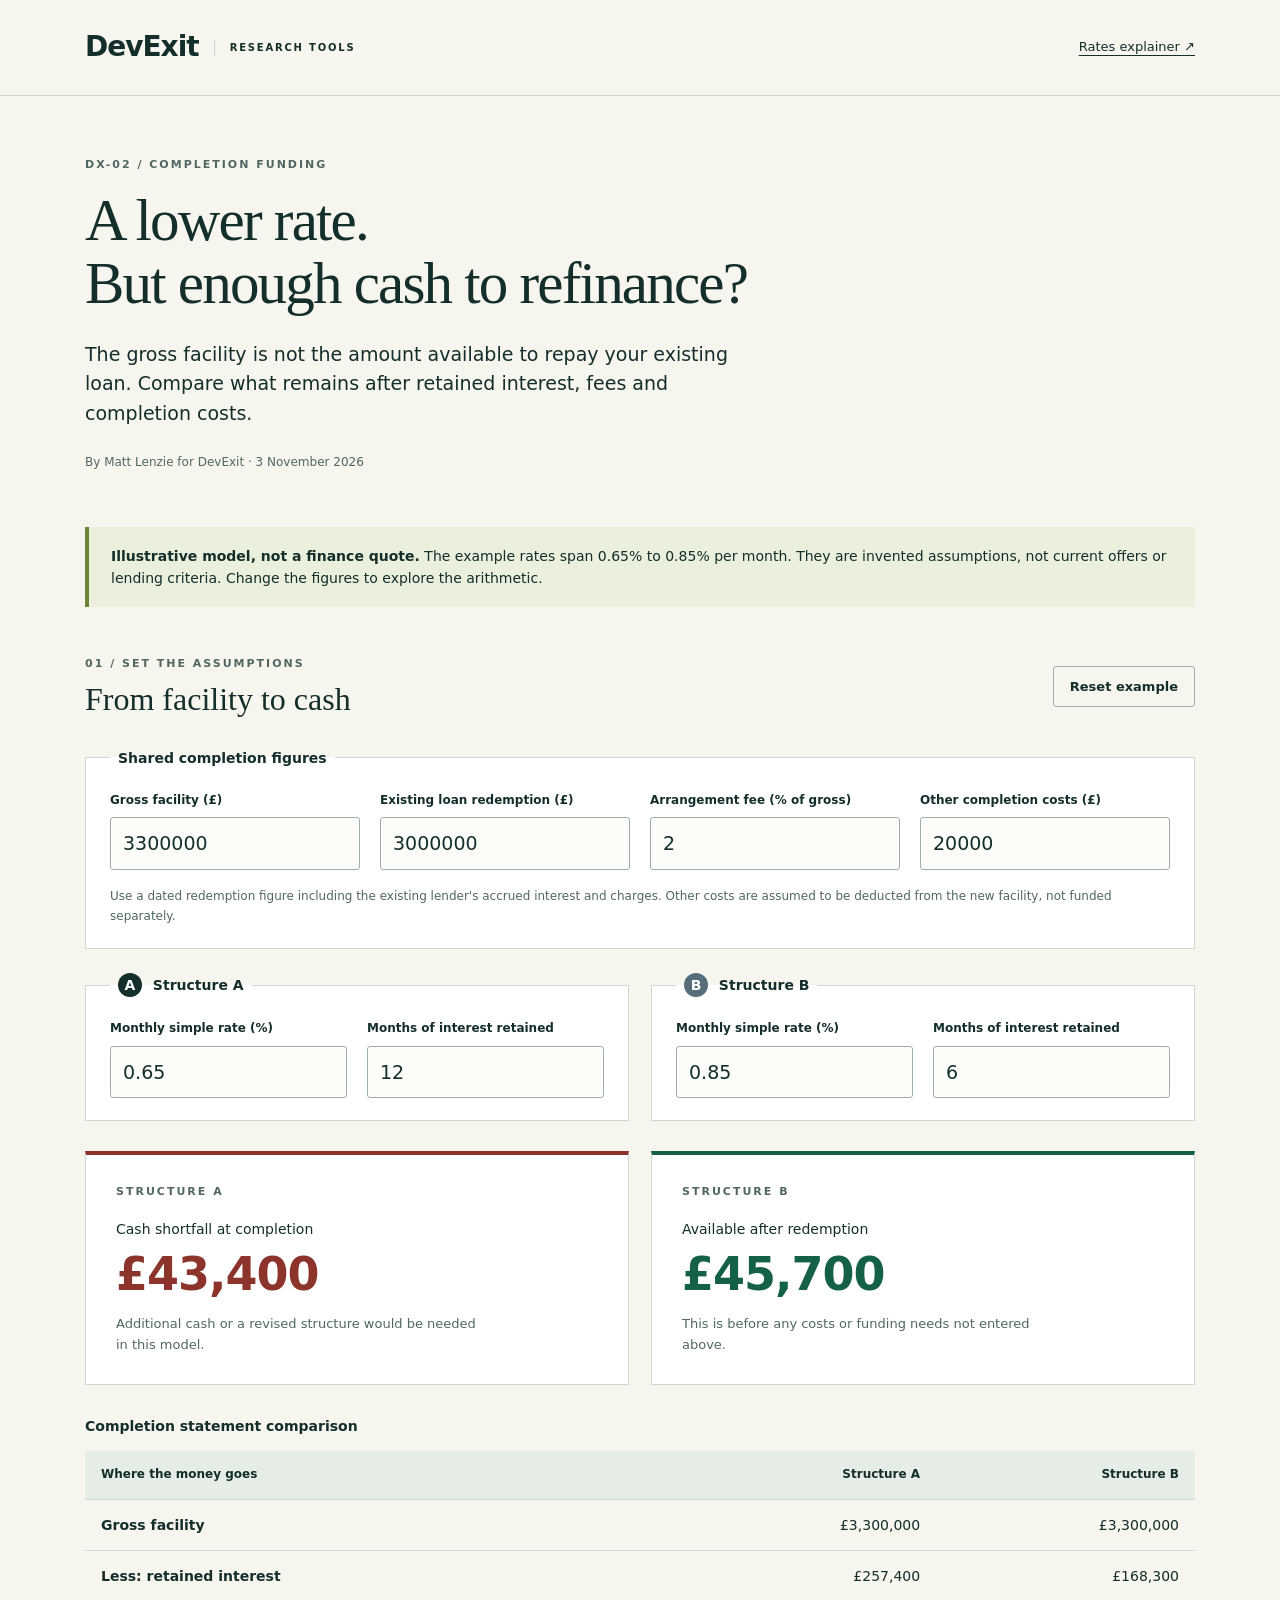
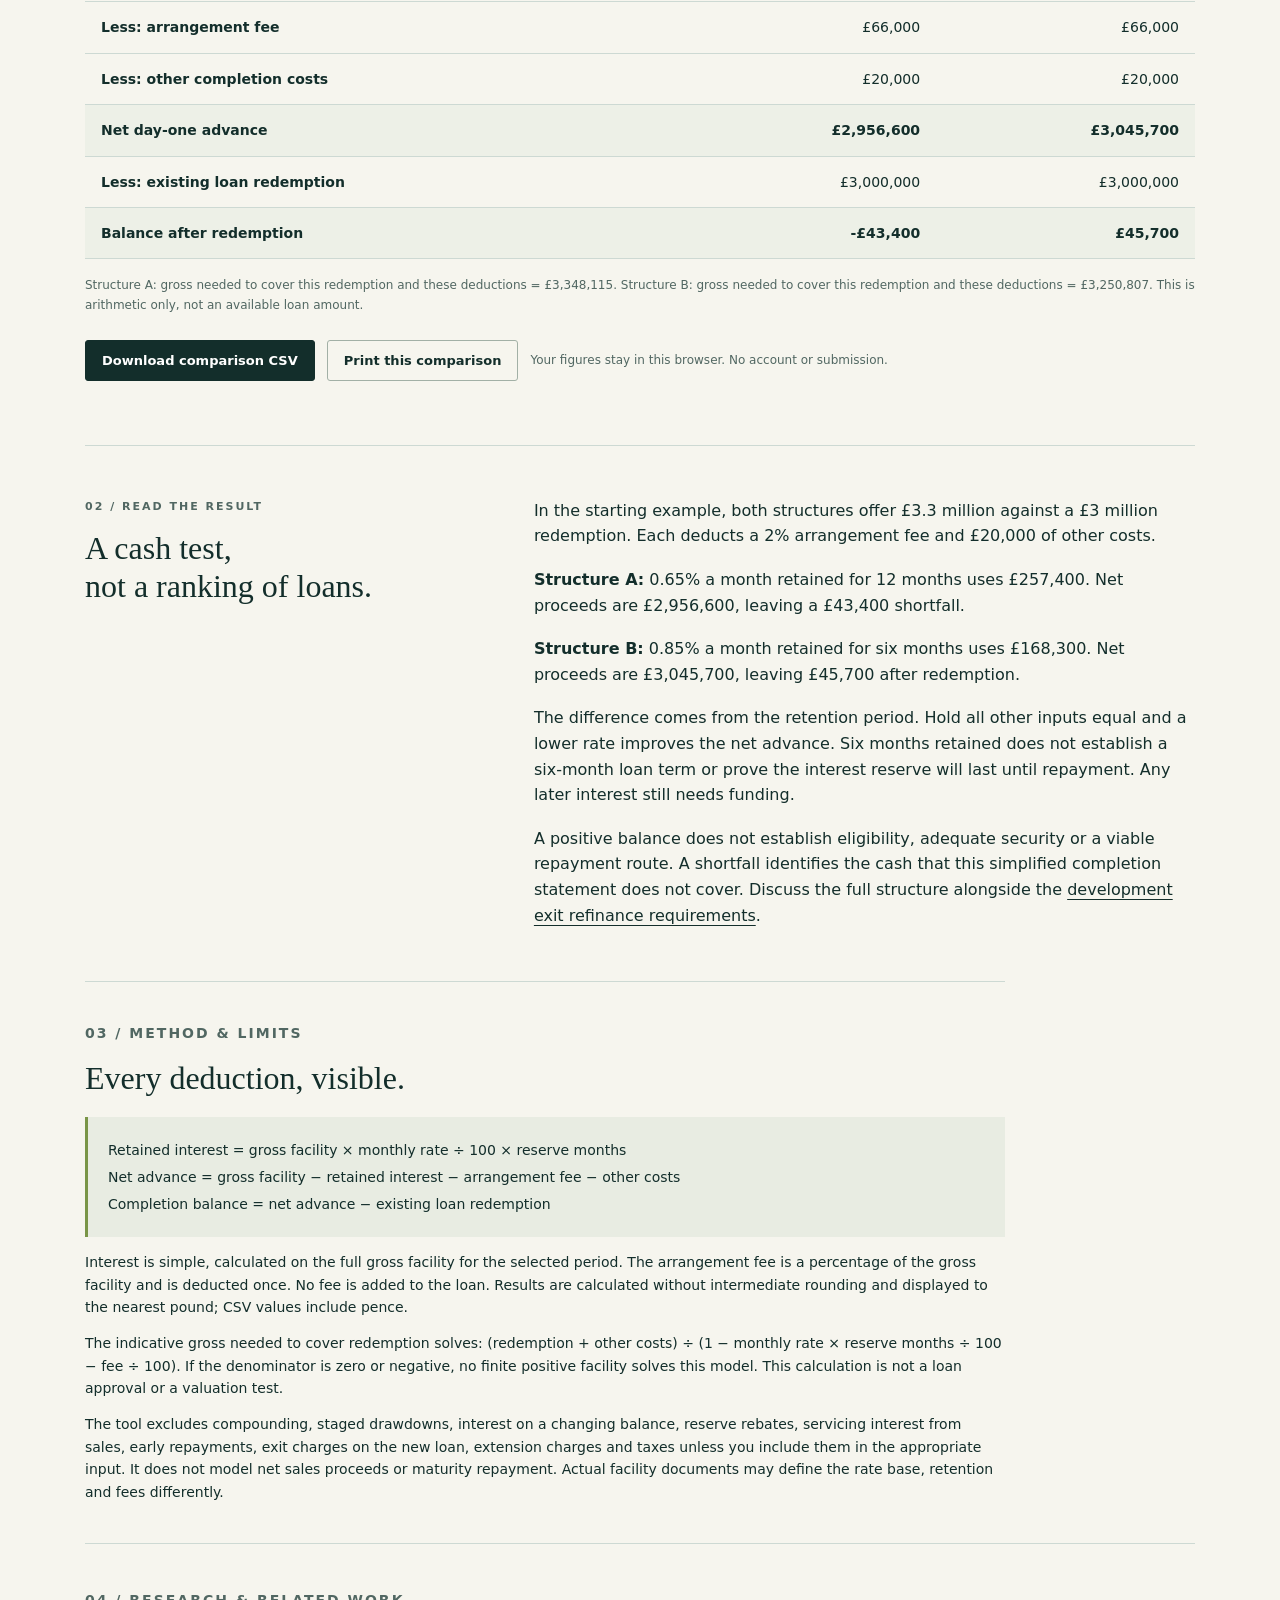
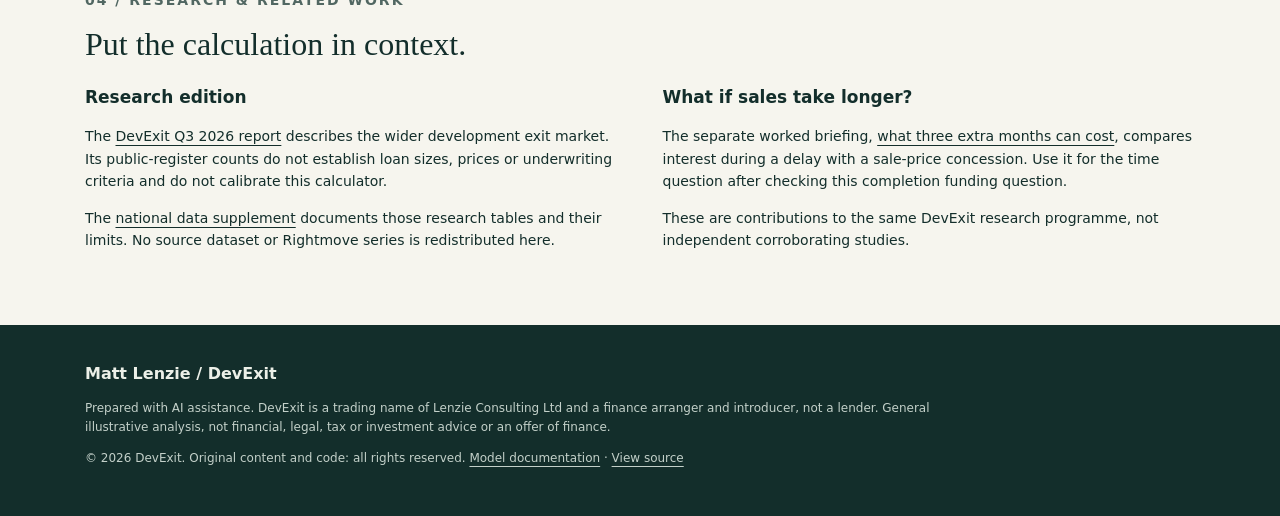
<file: net-advance/index.html>
<!doctype html>
<html lang="en-GB">
<head>
<meta charset="utf-8"><meta name="viewport" content="width=device-width,initial-scale=1">
<title>Development exit net advance calculator | DevExit</title>
<meta name="description" content="Compare two illustrative exit finance structures. Deduct retained interest and fees from the gross facility to test the cash available for redemption.">
<link rel="canonical" href="https://mattylll.github.io/devexit-2026-q3-08-development-exit-finance-rates/net-advance/">
<link rel="stylesheet" href="style.css">
</head>
<body>
<a class="skip" href="#calculator">Skip to calculator</a>
<header><div class="wrap top"><a class="brand" href="https://devexit.co.uk/">DevExit<span>RESEARCH TOOLS</span></a><a href="../">Rates explainer <span aria-hidden="true">↗</span></a></div></header>
<main class="wrap">
<section class="intro">
<p class="eyebrow">DX-02 / COMPLETION FUNDING</p>
<h1>A lower rate.<br>But enough cash to refinance?</h1>
<p class="lead">The gross facility is not the amount available to repay your existing loan. Compare what remains after retained interest, fees and completion costs.</p>
<p class="byline">By Matt Lenzie for DevExit · 3 November 2026</p>
</section>
<div class="notice"><strong>Illustrative model, not a finance quote.</strong> The example rates span 0.65% to 0.85% per month. They are invented assumptions, not current offers or lending criteria. Change the figures to explore the arithmetic.</div>
<section id="calculator" aria-labelledby="calc-title">
<div class="section-head"><div><p class="eyebrow">01 / SET THE ASSUMPTIONS</p><h2 id="calc-title">From facility to cash</h2></div><button type="button" id="reset">Reset example</button></div>
<form id="inputs" novalidate>
<fieldset class="shared"><legend>Shared completion figures</legend><div class="fields">
<label>Gross facility (£)<input id="gross" name="gross" type="number" min="1" max="10000000000" step="0.01" value="3300000" required></label>
<label>Existing loan redemption (£)<input id="redemption" name="redemption" type="number" min="0" max="10000000000" step="0.01" value="3000000" required></label>
<label>Arrangement fee (% of gross)<input id="fee" name="fee" type="number" min="0" max="100" step="0.01" value="2" required></label>
<label>Other completion costs (£)<input id="costs" name="costs" type="number" min="0" max="10000000000" step="0.01" value="20000" required></label>
</div><p class="hint">Use a dated redemption figure including the existing lender's accrued interest and charges. Other costs are assumed to be deducted from the new facility, not funded separately.</p></fieldset>
<div class="scenario-inputs">
<fieldset><legend><span class="badge">A</span> Structure A</legend><div class="fields two"><label>Monthly simple rate (%)<input id="rateA" type="number" min="0" max="10" step="0.01" value="0.65" required></label><label>Months of interest retained<input id="monthsA" type="number" min="0" max="60" step="1" value="12" required></label></div></fieldset>
<fieldset><legend><span class="badge alt">B</span> Structure B</legend><div class="fields two"><label>Monthly simple rate (%)<input id="rateB" type="number" min="0" max="10" step="0.01" value="0.85" required></label><label>Months of interest retained<input id="monthsB" type="number" min="0" max="60" step="1" value="6" required></label></div></fieldset>
</div>
</form>
<p id="error" role="alert" hidden>Enter a valid number in every field. Use non-negative amounts, a positive gross facility and whole reserve months within the displayed limits.</p>
<noscript><p class="notice">Enable JavaScript for interactive results. The worked example and formula below remain available.</p></noscript>
<div id="results" hidden>
<div class="results-grid" aria-live="polite" aria-atomic="true">
<article class="result" id="cardA"><p class="eyebrow">STRUCTURE A</p><p class="status" id="statusA"></p><p class="amount" id="balanceA"></p><p class="result-note" id="noteA"></p></article>
<article class="result" id="cardB"><p class="eyebrow">STRUCTURE B</p><p class="status" id="statusB"></p><p class="amount" id="balanceB"></p><p class="result-note" id="noteB"></p></article>
</div>
<div class="table-wrap"><table><caption>Completion statement comparison</caption><thead><tr><th scope="col">Where the money goes</th><th scope="col">Structure A</th><th scope="col">Structure B</th></tr></thead><tbody id="bridge"></tbody></table></div>
<p class="hint" id="required"></p>
<div class="actions"><button type="button" class="primary" id="download">Download comparison CSV</button><button type="button" id="print">Print this comparison</button><span>Your figures stay in this browser. No account or submission.</span></div>
</div>
</section>
<section class="reading" aria-labelledby="read-title">
<div><p class="eyebrow">02 / READ THE RESULT</p><h2 id="read-title">A cash test,<br>not a ranking of loans.</h2></div>
<div>
<p>In the starting example, both structures offer £3.3 million against a £3 million redemption. Each deducts a 2% arrangement fee and £20,000 of other costs.</p>
<p><strong>Structure A:</strong> 0.65% a month retained for 12 months uses £257,400. Net proceeds are £2,956,600, leaving a £43,400 shortfall.</p>
<p><strong>Structure B:</strong> 0.85% a month retained for six months uses £168,300. Net proceeds are £3,045,700, leaving £45,700 after redemption.</p>
<p>The difference comes from the retention period. Hold all other inputs equal and a lower rate improves the net advance. Six months retained does not establish a six-month loan term or prove the interest reserve will last until repayment. Any later interest still needs funding.</p>
<p>A positive balance does not establish eligibility, adequate security or a viable repayment route. A shortfall identifies the cash that this simplified completion statement does not cover. Discuss the full structure alongside the <a href="https://devexit.co.uk/finance/development-exit-refinance/">development exit refinance requirements</a>.</p>
</div>
</section>
<section class="method" aria-labelledby="method-title"><p class="eyebrow">03 / METHOD &amp; LIMITS</p><h2 id="method-title">Every deduction, visible.</h2>
<div class="formula">Retained interest = gross facility × monthly rate ÷ 100 × reserve months<br>Net advance = gross facility − retained interest − arrangement fee − other costs<br>Completion balance = net advance − existing loan redemption</div>
<p>Interest is simple, calculated on the full gross facility for the selected period. The arrangement fee is a percentage of the gross facility and is deducted once. No fee is added to the loan. Results are calculated without intermediate rounding and displayed to the nearest pound; CSV values include pence.</p>
<p>The indicative gross needed to cover redemption solves: (redemption + other costs) ÷ (1 − monthly rate × reserve months ÷ 100 − fee ÷ 100). If the denominator is zero or negative, no finite positive facility solves this model. This calculation is not a loan approval or a valuation test.</p>
<p>The tool excludes compounding, staged drawdowns, interest on a changing balance, reserve rebates, servicing interest from sales, early repayments, exit charges on the new loan, extension charges and taxes unless you include them in the appropriate input. It does not model net sales proceeds or maturity repayment. Actual facility documents may define the rate base, retention and fees differently.</p>
</section>
<section class="sources"><p class="eyebrow">04 / RESEARCH &amp; RELATED WORK</p><h2>Put the calculation in context.</h2><div class="source-grid">
<article><h3>Research edition</h3><p>The <a href="https://devexit.co.uk/reports/q3-2026-development-exit-finance-report/">DevExit Q3 2026 report</a> describes the wider development exit market. Its public-register counts do not establish loan sizes, prices or underwriting criteria and do not calibrate this calculator.</p><p>The <a href="https://doi.org/10.5281/zenodo.23925176">national data supplement</a> documents those research tables and their limits. No source dataset or Rightmove series is redistributed here.</p></article>
<article><h3>What if sales take longer?</h3><p>The separate worked briefing, <a href="https://propertyfinance.hashnode.dev/development-exit-finance-what-three-extra-months-can-cost">what three extra months can cost</a>, compares interest during a delay with a sale-price concession. Use it for the time question after checking this completion funding question.</p><p>These are contributions to the same DevExit research programme, not independent corroborating studies.</p></article>
</div></section>
</main>
<footer><div class="wrap"><strong>Matt Lenzie / DevExit</strong><p>Prepared with AI assistance. DevExit is a trading name of Lenzie Consulting Ltd and a finance arranger and introducer, not a lender. General illustrative analysis, not financial, legal, tax or investment advice or an offer of finance.</p><p>© 2026 DevExit. Original content and code: all rights reserved. <a href="README.md">Model documentation</a> · <a href="https://github.com/mattylll/devexit-2026-q3-08-development-exit-finance-rates/tree/gh-pages/net-advance">View source</a></p></div></footer>
<script type="module" src="app.mjs"></script>
</body></html>
</file>
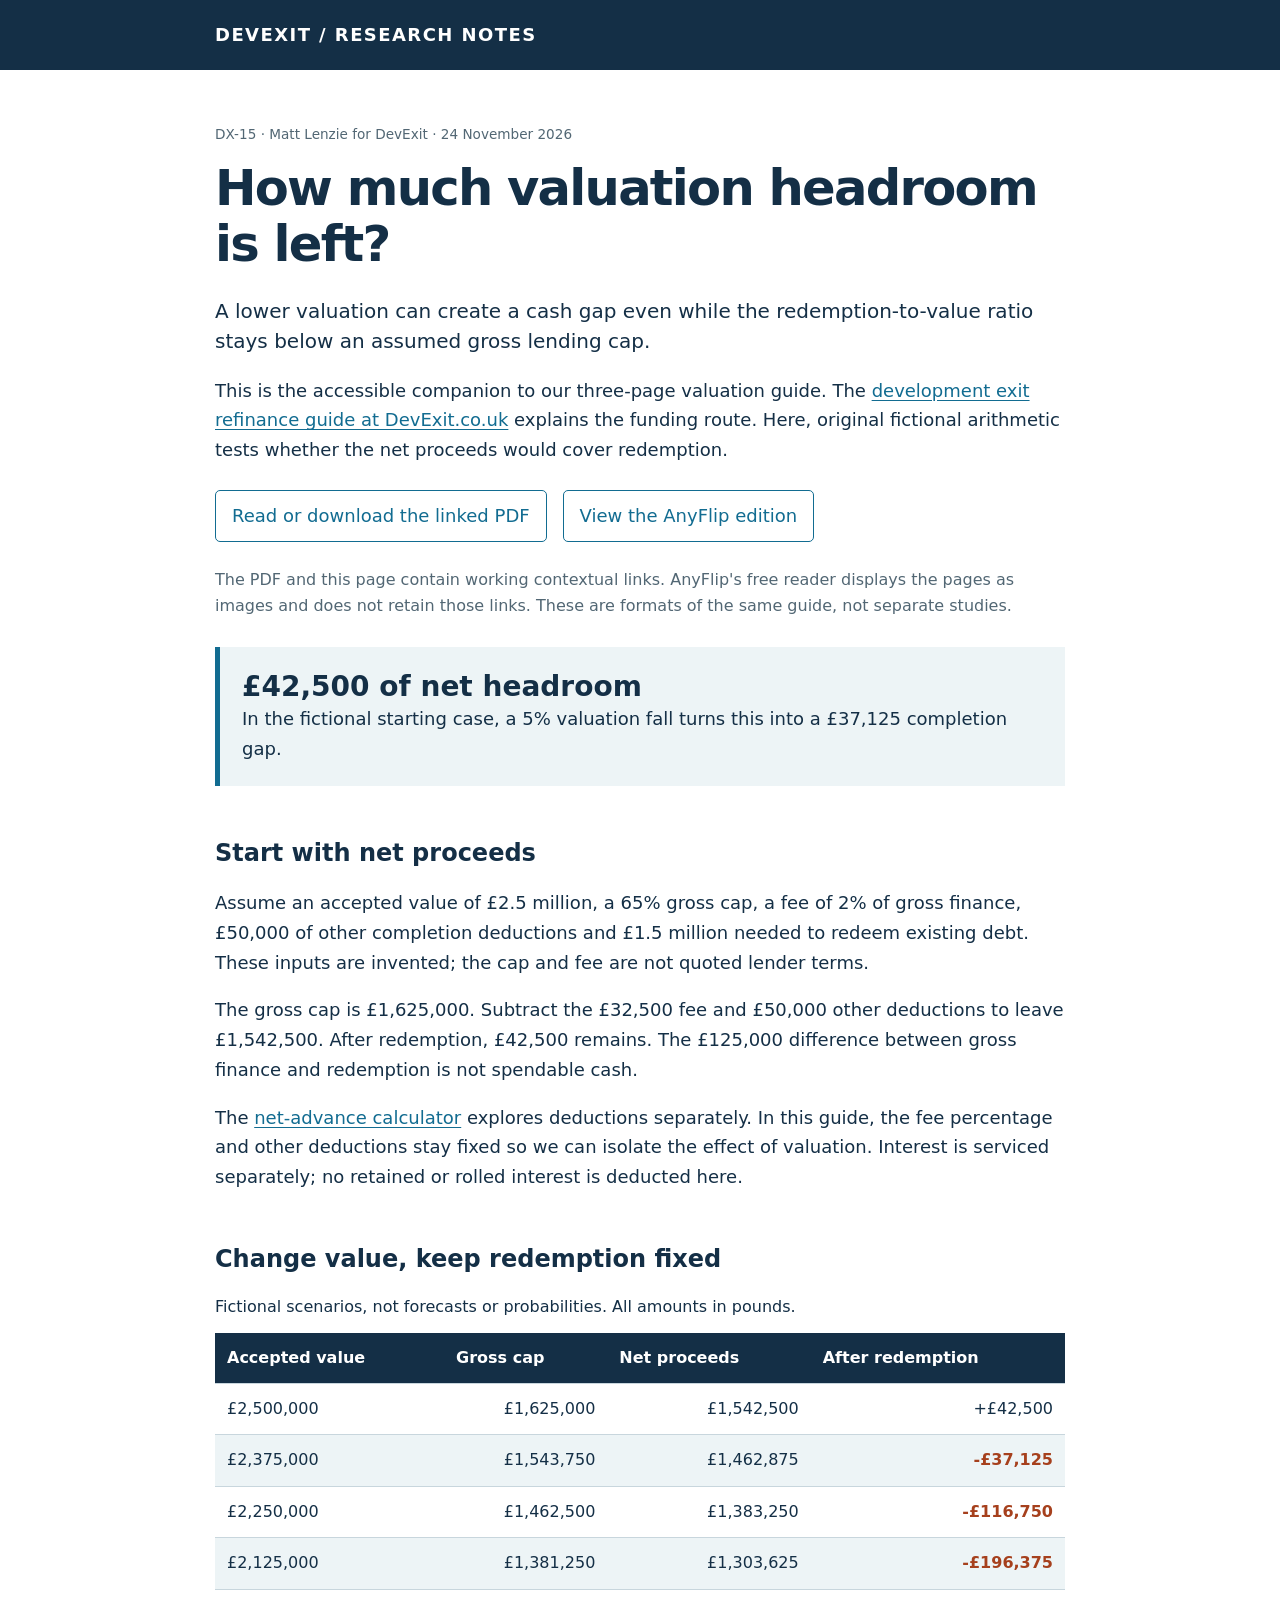
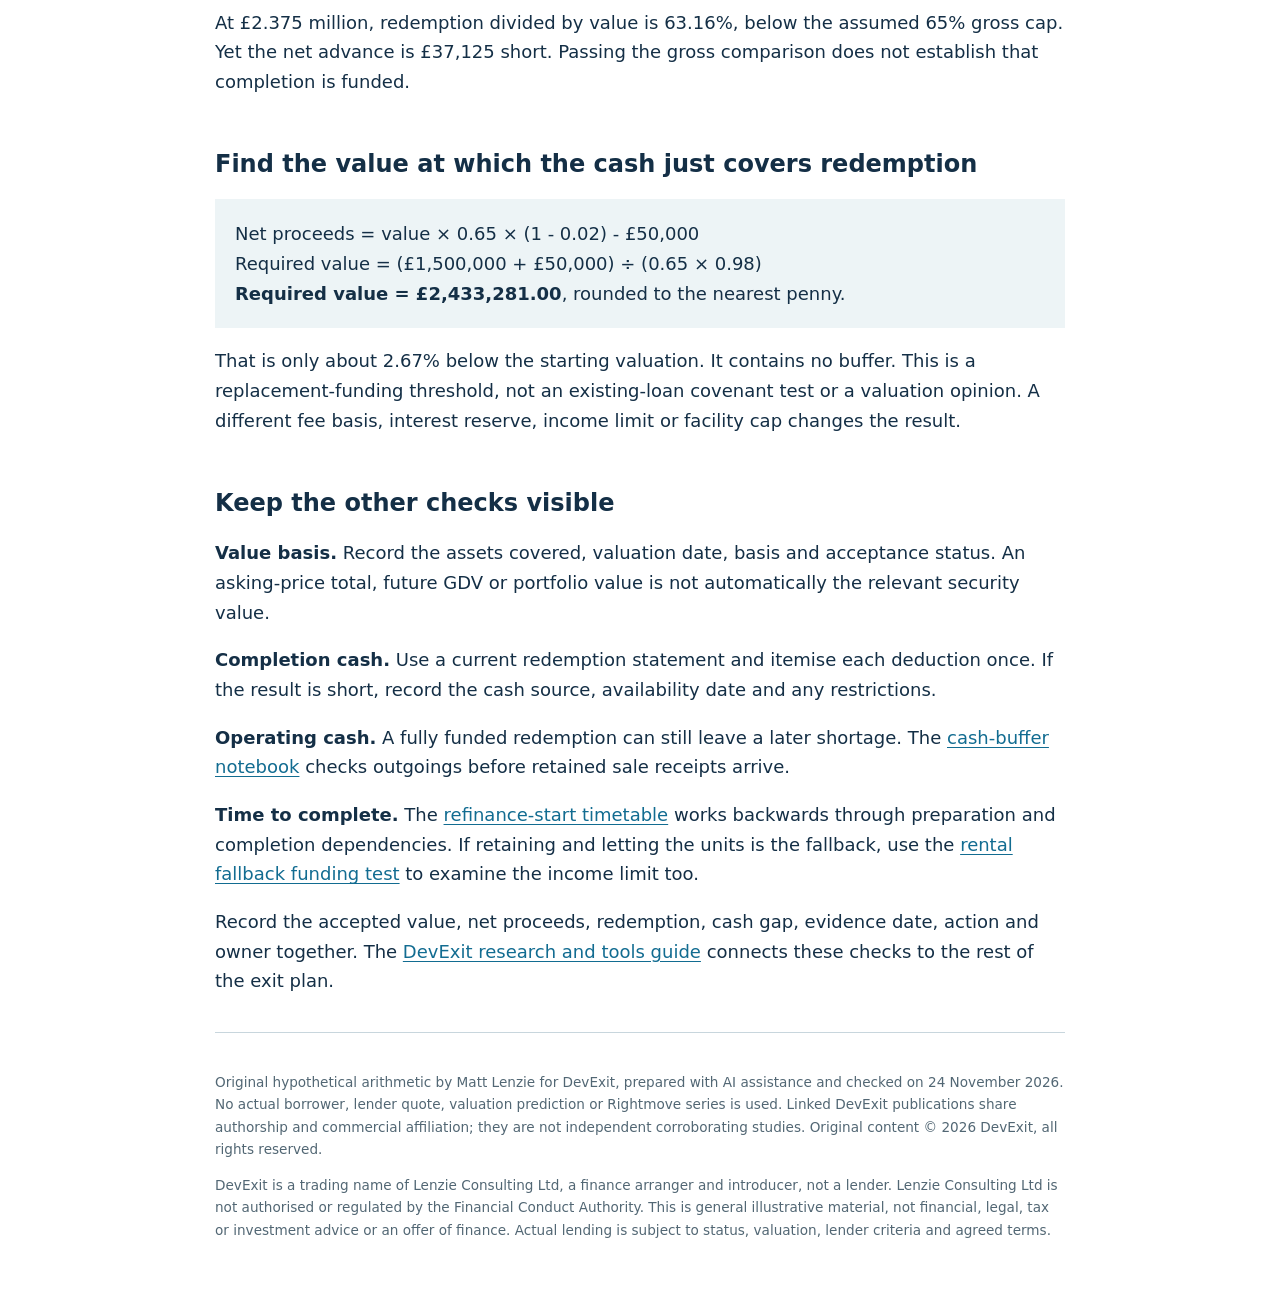
<file: valuation-headroom/index.html>
<!doctype html>
<html lang="en-GB"><head><meta charset="utf-8"><meta name="viewport" content="width=device-width,initial-scale=1"><title>How much valuation headroom is left? | DevExit</title><meta name="description" content="A fictional refinance sensitivity: why being below a gross loan-to-value cap can still leave a completion cash gap."><link rel="canonical" href="https://mattylll.github.io/devexit-2026-q3-08-development-exit-finance-rates/valuation-headroom/"><meta name="robots" content="index,follow"><style>
:root{color-scheme:light;--ink:#142f46;--muted:#526774;--blue:#126c91;--pale:#edf4f6}*{box-sizing:border-box}body{margin:0;color:var(--ink);font:18px/1.65 system-ui,-apple-system,sans-serif;background:#fff}header{background:var(--ink);color:#fff;padding:20px max(24px,calc((100% - 850px)/2));font-weight:750;letter-spacing:.08em}main{max-width:900px;margin:auto;padding:40px 25px 60px}h1{font-size:clamp(2rem,6vw,3.1rem);line-height:1.13;letter-spacing:-.035em;margin:14px 0 24px}h2{font-size:1.5rem;line-height:1.25;margin-top:2.2em}a{color:var(--blue);text-underline-offset:3px}a:focus-visible{outline:3px solid #ed9e42;outline-offset:3px}.meta,footer{font-size:.85rem;color:var(--muted)}.lead{font-size:1.25rem;line-height:1.5}.result{background:var(--pale);padding:22px;border-left:5px solid var(--blue);margin:28px 0}.result strong{display:block;font-size:1.75rem;line-height:1.25}nav{display:flex;gap:16px;flex-wrap:wrap;margin:25px 0}nav a{padding:10px 16px;border:1px solid var(--blue);border-radius:5px;text-decoration:none}.scroll{overflow-x:auto}table{border-collapse:collapse;min-width:550px;width:100%;font-size:16px}caption{text-align:left;margin-bottom:12px}th{background:var(--ink);color:#fff;text-align:left}td,th{padding:12px;border-bottom:1px solid #c8d6dd}tr:nth-child(even){background:var(--pale)}td:nth-child(n+2){text-align:right}.gap{color:#a6401d;font-weight:700}.formula{padding:20px;background:var(--pale);overflow-wrap:anywhere}footer{border-top:1px solid #c8d6dd;padding-top:24px;margin-top:36px}.note{font-size:16px;color:var(--muted)}@media print{header,nav{display:none}main{padding:0}a{color:inherit}table{min-width:0}h2{break-after:avoid}}
</style></head><body><header>DEVEXIT / RESEARCH NOTES</header><main>
<p class="meta">DX-15 · Matt Lenzie for DevExit · 24 November 2026</p>
<h1>How much valuation headroom is left?</h1>
<p class="lead">A lower valuation can create a cash gap even while the redemption-to-value ratio stays below an assumed gross lending cap.</p>
<p>This is the accessible companion to our three-page valuation guide. The <a href="https://devexit.co.uk/finance/development-exit-refinance/">development exit refinance guide at DevExit.co.uk</a> explains the funding route. Here, original fictional arithmetic tests whether the net proceeds would cover redemption.</p>
<nav aria-label="Guide formats"><a href="devexit-valuation-headroom.pdf">Read or download the linked PDF</a><a href="https://anyflip.com/solvf/mgmc/">View the AnyFlip edition</a></nav>
<p class="note">The PDF and this page contain working contextual links. AnyFlip's free reader displays the pages as images and does not retain those links. These are formats of the same guide, not separate studies.</p>
<div class="result"><strong>£42,500 of net headroom</strong>In the fictional starting case, a 5% valuation fall turns this into a £37,125 completion gap.</div>
<h2>Start with net proceeds</h2>
<p>Assume an accepted value of £2.5 million, a 65% gross cap, a fee of 2% of gross finance, £50,000 of other completion deductions and £1.5 million needed to redeem existing debt. These inputs are invented; the cap and fee are not quoted lender terms.</p>
<p>The gross cap is £1,625,000. Subtract the £32,500 fee and £50,000 other deductions to leave £1,542,500. After redemption, £42,500 remains. The £125,000 difference between gross finance and redemption is not spendable cash.</p>
<p>The <a href="https://mattylll.github.io/devexit-2026-q3-08-development-exit-finance-rates/net-advance/">net-advance calculator</a> explores deductions separately. In this guide, the fee percentage and other deductions stay fixed so we can isolate the effect of valuation. Interest is serviced separately; no retained or rolled interest is deducted here.</p>
<h2>Change value, keep redemption fixed</h2>
<div class="scroll" role="region" aria-label="Valuation sensitivity table" tabindex="0"><table><caption>Fictional scenarios, not forecasts or probabilities. All amounts in pounds.</caption><thead><tr><th scope="col">Accepted value</th><th scope="col">Gross cap</th><th scope="col">Net proceeds</th><th scope="col">After redemption</th></tr></thead><tbody>
<tr><td>£2,500,000</td><td>£1,625,000</td><td>£1,542,500</td><td>+£42,500</td></tr>
<tr><td>£2,375,000</td><td>£1,543,750</td><td>£1,462,875</td><td class="gap">-£37,125</td></tr>
<tr><td>£2,250,000</td><td>£1,462,500</td><td>£1,383,250</td><td class="gap">-£116,750</td></tr>
<tr><td>£2,125,000</td><td>£1,381,250</td><td>£1,303,625</td><td class="gap">-£196,375</td></tr>
</tbody></table></div>
<p>At £2.375 million, redemption divided by value is 63.16%, below the assumed 65% gross cap. Yet the net advance is £37,125 short. Passing the gross comparison does not establish that completion is funded.</p>
<h2>Find the value at which the cash just covers redemption</h2>
<div class="formula">Net proceeds = value × 0.65 × (1 - 0.02) - £50,000<br>Required value = (£1,500,000 + £50,000) ÷ (0.65 × 0.98)<br><strong>Required value = £2,433,281.00</strong>, rounded to the nearest penny.</div>
<p>That is only about 2.67% below the starting valuation. It contains no buffer. This is a replacement-funding threshold, not an existing-loan covenant test or a valuation opinion. A different fee basis, interest reserve, income limit or facility cap changes the result.</p>
<h2>Keep the other checks visible</h2>
<p><strong>Value basis.</strong> Record the assets covered, valuation date, basis and acceptance status. An asking-price total, future GDV or portfolio value is not automatically the relevant security value.</p>
<p><strong>Completion cash.</strong> Use a current redemption statement and itemise each deduction once. If the result is short, record the cash source, availability date and any restrictions.</p>
<p><strong>Operating cash.</strong> A fully funded redemption can still leave a later shortage. The <a href="https://colab.research.google.com/github/mattylll/devexit-2026-q3-08-development-exit-finance-rates/blob/gh-pages/cash-buffer/cash-buffer.ipynb">cash-buffer notebook</a> checks outgoings before retained sale receipts arrive.</p>
<p><strong>Time to complete.</strong> The <a href="https://telegra.ph/The-refinance-start-date-comes-before-loan-maturity-11-23">refinance-start timetable</a> works backwards through preparation and completion dependencies. If retaining and letting the units is the fallback, use the <a href="https://devexit-research.blogspot.com/2026/11/blog-post_18.html">rental fallback funding test</a> to examine the income limit too.</p>
<p>Record the accepted value, net proceeds, redemption, cash gap, evidence date, action and owner together. The <a href="https://sites.google.com/view/devexit-north-west-exit-routes/home/research-and-tools">DevExit research and tools guide</a> connects these checks to the rest of the exit plan.</p>
<footer><p>Original hypothetical arithmetic by Matt Lenzie for DevExit, prepared with AI assistance and checked on 24 November 2026. No actual borrower, lender quote, valuation prediction or Rightmove series is used. Linked DevExit publications share authorship and commercial affiliation; they are not independent corroborating studies. Original content © 2026 DevExit, all rights reserved.</p><p>DevExit is a trading name of Lenzie Consulting Ltd, a finance arranger and introducer, not a lender. Lenzie Consulting Ltd is not authorised or regulated by the Financial Conduct Authority. This is general illustrative material, not financial, legal, tax or investment advice or an offer of finance. Actual lending is subject to status, valuation, lender criteria and agreed terms.</p></footer>
</main></body></html>
</file>
<file: net-advance/style.css>
:root{color-scheme:light;--ink:#132e2b;--muted:#516762;--line:#cdd9d3;--paper:#f6f5ee;--accent:#d7ed81;--bad:#8c342c;--good:#146147}*{box-sizing:border-box}body{margin:0;background:var(--paper);color:var(--ink);font:16px/1.6 system-ui,-apple-system,BlinkMacSystemFont,"Segoe UI",sans-serif}a{color:inherit;text-underline-offset:4px}a:hover{color:#52731b}.wrap{max-width:1170px;margin:auto;padding:0 30px}header{border-bottom:1px solid var(--line)}.top{display:flex;justify-content:space-between;align-items:center;min-height:95px;gap:20px}.brand{font-size:28px;font-weight:800;letter-spacing:-1px;text-decoration:none}.brand span{display:inline-block;margin-left:15px;padding-left:15px;border-left:1px solid var(--line);font-size:10px;letter-spacing:1.8px;vertical-align:middle}.top>a:last-child{font-size:13px}.intro{padding:60px 0 32px;max-width:900px}.eyebrow{font-size:11px;font-weight:700;letter-spacing:2px;margin:0 0 15px;color:var(--muted)}h1{font-family:Georgia,serif;font-size:clamp(35px,4.7vw,59px);font-weight:400;line-height:1.08;letter-spacing:-1.8px;margin:0 0 24px}.lead{font-size:19px;max-width:690px;line-height:1.55}.byline{font-size:12px;color:var(--muted);margin-top:25px}.notice{border-left:4px solid #6c8435;background:#eaf0dc;padding:18px 22px;font-size:14px;margin:10px 0 48px}.section-head{display:flex;align-items:center;justify-content:space-between;gap:20px;margin-bottom:28px}h2{font-family:Georgia,serif;font-weight:400;font-size:32px;line-height:1.18;margin:0 0 20px}.section-head h2{margin:0}.section-head .eyebrow{margin-bottom:8px}fieldset{border:1px solid var(--line);padding:22px 24px;background:#fff;margin:0;min-width:0}legend{font-size:14px;font-weight:700;padding:0 8px}.fields{display:grid;grid-template-columns:repeat(4,minmax(0,1fr));gap:20px}label{display:flex;flex-direction:column;gap:7px;font-size:12px;font-weight:650}input{font:500 19px/1.4 system-ui;min-width:0;width:100%;padding:12px;border:1px solid #9dafaa;border-radius:3px;background:#fcfdf9;color:var(--ink)}input:focus-visible,button:focus-visible,a:focus-visible{outline:3px solid #72952b;outline-offset:3px}input[aria-invalid=true]{border:2px solid var(--bad)}.hint{font-size:12px;color:var(--muted);line-height:1.65;margin:17px 0 0}.scenario-inputs{display:grid;grid-template-columns:1fr 1fr;gap:22px;margin:24px 0}.two{grid-template-columns:1fr 1fr}.badge{display:inline-grid;place-items:center;width:24px;height:24px;background:var(--ink);color:white;margin-right:6px;border-radius:50%}.badge.alt{background:#576d79}.results-grid{display:grid;grid-template-columns:1fr 1fr;gap:22px;margin:30px 0}.result{padding:28px 30px;border:1px solid var(--line);border-top:4px solid var(--ink);background:#fff}.result.shortfall{border-top-color:var(--bad)}.result.surplus{border-top-color:var(--good)}.result .eyebrow{margin-bottom:17px}.status{font-size:14px;margin:0}.amount{font-size:clamp(30px,3.8vw,46px);font-weight:650;letter-spacing:-1px;font-variant-numeric:tabular-nums;line-height:1.2;margin:7px 0 12px}.shortfall .amount{color:var(--bad)}.surplus .amount{color:var(--good)}.result-note{font-size:13px;max-width:360px;margin:0;color:var(--muted)}.table-wrap{overflow:auto}table{width:100%;border-collapse:collapse;font-size:14px}caption{text-align:left;font-weight:700;margin-bottom:14px}th,td{padding:14px 16px;border-bottom:1px solid var(--line);text-align:right;font-variant-numeric:tabular-nums}th:first-child,td:first-child{text-align:left}thead{background:#e6ece6;font-size:12px}tbody tr.total{font-weight:700;background:#edf0e7}.actions{display:flex;gap:12px;flex-wrap:wrap;align-items:center;margin-top:24px}.actions span{font-size:12px;color:var(--muted);flex:1;min-width:180px}button{font:600 13px system-ui;border:1px solid #a2b0a6;padding:12px 16px;border-radius:3px;color:var(--ink);background:transparent;cursor:pointer}button:hover{background:#e5ebd8}.primary{background:var(--ink);color:white;border-color:var(--ink)}.primary:hover{background:#254d46}.reading{display:grid;grid-template-columns:1fr 1.7fr;gap:60px;border-top:1px solid var(--line);padding-top:52px;margin-top:64px}.reading p{margin-top:0;margin-bottom:18px}.reading .eyebrow{margin-bottom:15px}.method{border-top:1px solid var(--line);padding-top:40px;margin-top:35px;max-width:920px}.method p{font-size:14px}.formula{padding:20px;background:#e8ece2;font-size:14px;line-height:1.9;border-left:3px solid #799547}.sources{border-top:1px solid var(--line);padding:45px 0 60px;margin-top:40px}.source-grid{display:grid;grid-template-columns:1fr 1fr;gap:45px}.sources h3{font-size:17px;margin:0}.sources p{font-size:14px}footer{background:var(--ink);color:#ecf0e8;padding:36px 0}footer strong{font-size:16px}footer p{font-size:12px;max-width:900px;color:#c3d0c9}footer a:hover{color:white}.skip{position:absolute;left:16px;top:-100px;background:white;padding:12px;z-index:4}.skip:focus{top:10px}#error{background:#fbe7df;border:1px solid var(--bad);color:var(--bad);padding:18px}[hidden]{display:none!important}@media(max-width:720px){.wrap{padding:0 20px}.top{min-height:80px}.brand span{display:block;padding:0;margin:0;border:0}.intro{padding-top:38px}.fields{grid-template-columns:1fr 1fr}.scenario-inputs,.results-grid,.reading,.source-grid{grid-template-columns:1fr;gap:22px}.reading{margin-top:45px;padding-top:35px}.reading h2 br{display:none}.section-head{align-items:flex-start}fieldset{padding:18px}.result{padding:24px}th,td{padding:12px 8px;font-size:12px}.notice{margin-bottom:35px}}@media(max-width:380px){.fields,.two{grid-template-columns:1fr}.top>a:last-child{max-width:95px}h1{font-size:34px}}@media print{header,.actions,#reset,.skip{display:none}body{background:white;font-size:11px}.wrap{max-width:none;padding:0}.intro{padding-top:0}h1{font-size:30px}.notice{margin-bottom:20px}.results-grid,.scenario-inputs{grid-template-columns:1fr 1fr}fieldset{break-inside:avoid}.reading{margin-top:25px}footer{background:white;color:#222}footer p{color:#333}input{border:0;padding:0;font-size:15px}.result{break-inside:avoid}.amount{font-size:30px}}
</file>
